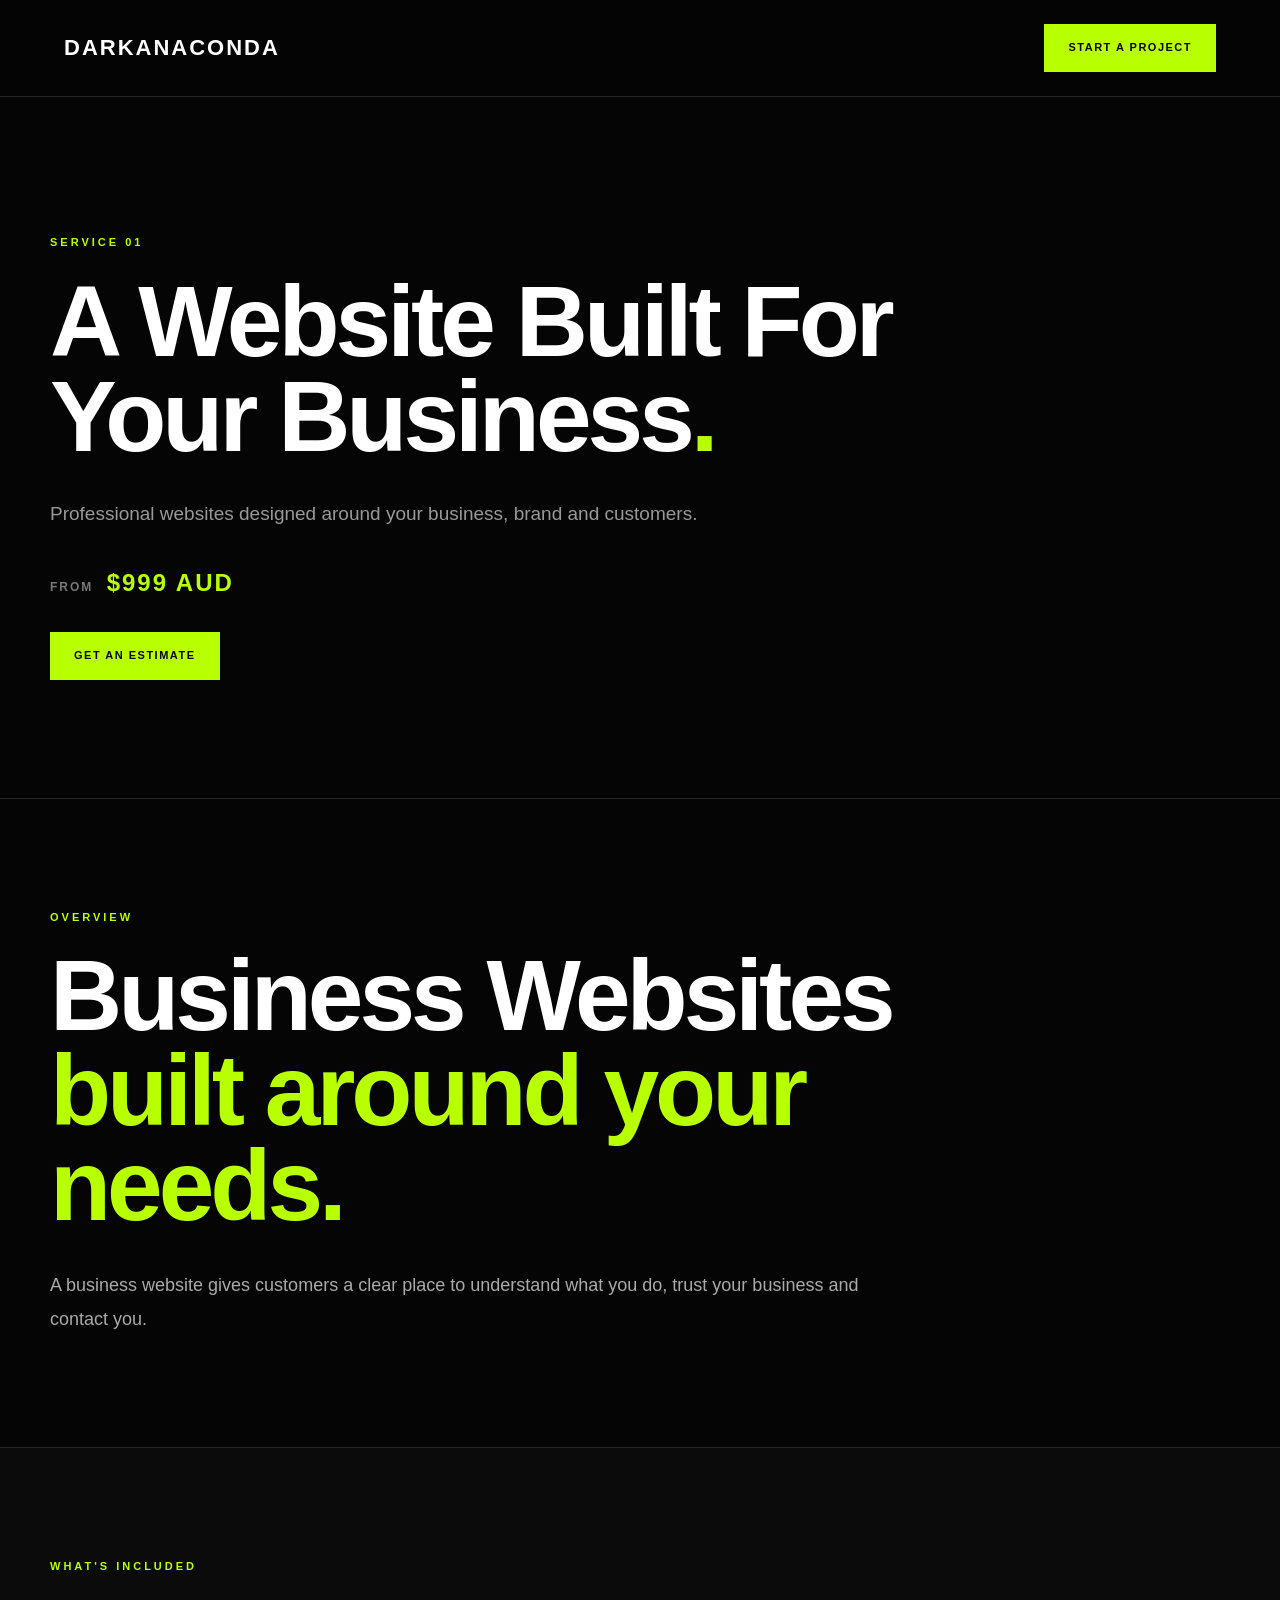
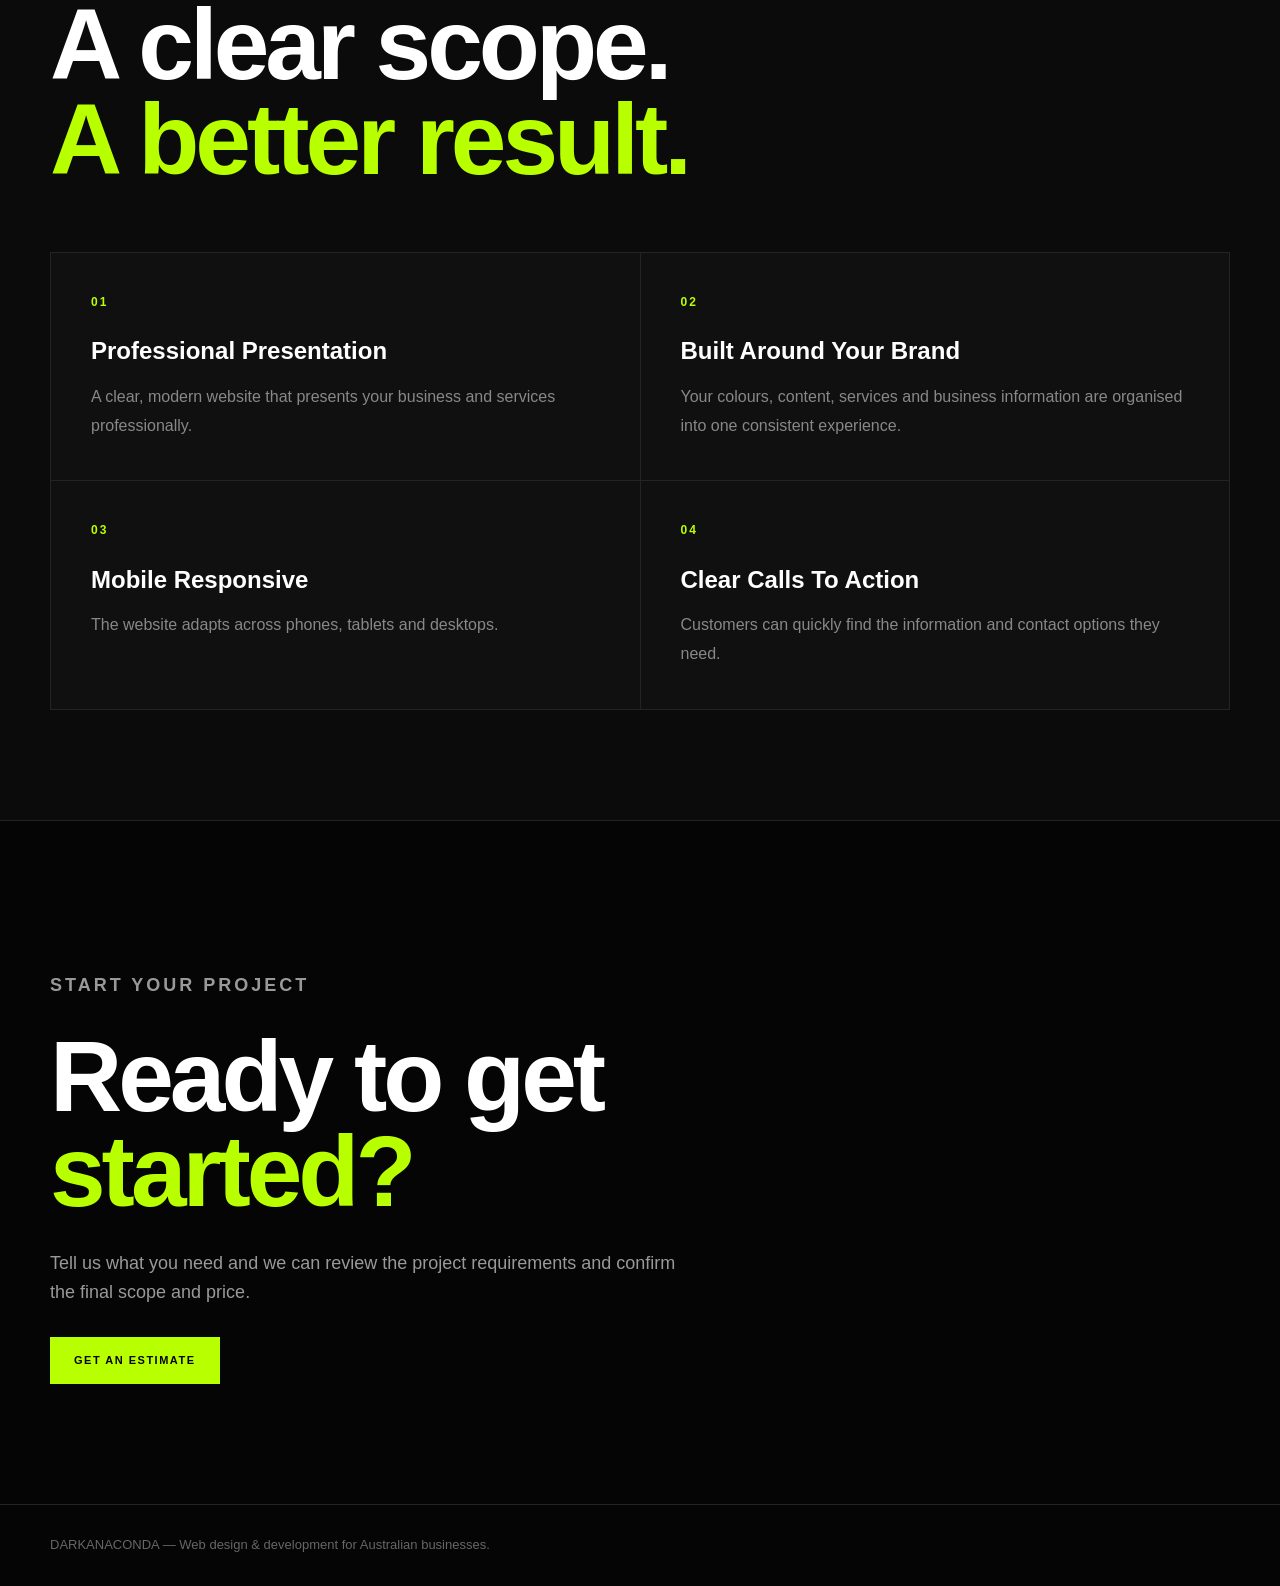
<file: services/index.html>
<!doctype html>
<html lang="en">
<head>
<meta charset="utf-8">
<meta name="viewport" content="width=device-width, initial-scale=1">
<title id="page-title">DARKANACONDA Services</title>
<meta id="page-description" name="description" content="DARKANACONDA website design and development services.">
<link rel="canonical" id="canonical" href="https://darkanaconda.com/services/">
<link rel="icon" href="/images/favicon.png?v=24" type="image/png">
<link rel="shortcut icon" href="/favicon.ico?v=24" type="image/x-icon">
<link rel="apple-touch-icon" href="/images/favicon.png?v=24">
<style>
:root{--green:#b8ff00;--black:#050505;--dark:#0b0b0b;--card:#101010;--border:#242424;--text:#fff;--muted:#999}*{box-sizing:border-box;margin:0;padding:0}html{scroll-behavior:smooth}body{background:var(--black);color:var(--text);font-family:Arial,Helvetica,sans-serif;line-height:1.6}a{color:inherit;text-decoration:none}.wrap{width:min(1180px,calc(100% - 40px));margin:auto}.nav{position:sticky;top:0;z-index:10;display:flex;justify-content:space-between;align-items:center;padding:24px 5%;background:rgba(5,5,5,.94);border-bottom:1px solid var(--border);backdrop-filter:blur(12px)}.logo{font-size:22px;font-weight:900;letter-spacing:2px}.navbtn,.btn{display:inline-block;padding:15px 24px;background:var(--green);color:#050505;font-size:11px;font-weight:900;letter-spacing:1.5px}.hero{min-height:78vh;display:flex;align-items:center;padding:110px 0 90px;border-bottom:1px solid var(--border)}.label{color:var(--green);font-size:11px;font-weight:900;letter-spacing:3px;margin-bottom:22px}.hero h1,.section h2,.cta h2{font-size:clamp(48px,8vw,100px);line-height:.95;letter-spacing:-4px;max-width:1000px}.hero h1 span,.section h2 span,.cta h2 span{color:var(--green)}.lead{max-width:700px;margin:35px 0;color:var(--muted);font-size:19px}.price{margin:0 0 30px;color:#777;font-size:12px;font-weight:800;letter-spacing:2px}.price strong{color:var(--green);font-size:24px;margin-left:8px}.section{padding:110px 0;border-bottom:1px solid var(--border)}.dark{background:var(--dark)}.large{max-width:820px;margin-top:35px;color:#aaa;font-size:18px;line-height:1.9}.grid{display:grid;grid-template-columns:repeat(2,1fr);gap:1px;margin-top:65px;background:var(--border);border:1px solid var(--border)}.card{padding:40px;background:var(--card)}.num{display:block;color:var(--green);font-size:12px;font-weight:900;letter-spacing:2px;margin-bottom:20px}.card h3{font-size:24px;margin-bottom:12px}.card p{color:#888;line-height:1.8}.cta{padding:120px 0}.cta p{max-width:650px;margin:30px 0;color:#999;font-size:18px}.footer{padding:30px 0;border-top:1px solid var(--border);color:#666;font-size:13px}.error{padding:140px 0}.error h1{font-size:64px}.error p{margin:20px 0;color:#999}@media(max-width:700px){.nav{padding:18px 20px}.navbtn{padding:12px 15px;font-size:10px}.hero{min-height:auto;padding:90px 0 75px}.hero h1,.section h2,.cta h2{font-size:clamp(44px,14vw,68px);letter-spacing:-2px}.lead{font-size:17px}.section{padding:80px 0}.grid{grid-template-columns:1fr}.card{padding:30px}.wrap{width:min(100% - 30px,1180px)}}
</style>
</head>
<body>
<nav class="nav"><a class="logo" href="/">DARKANACONDA</a><a class="navbtn" href="/project-calculator.html">START A PROJECT</a></nav>
<main id="app"></main>
<footer class="footer"><div class="wrap">DARKANACONDA — Web design &amp; development for Australian businesses.</div></footer>
<script>
const services={
'business-websites':{n:'01',name:'Business Websites',price:'$999 AUD',title:'A Website Built For Your Business.',desc:'Professional websites designed around your business, brand and customers.',overview:'A business website gives customers a clear place to understand what you do, trust your business and contact you.',cards:[['01','Professional Presentation','A clear, modern website that presents your business and services professionally.'],['02','Built Around Your Brand','Your colours, content, services and business information are organised into one consistent experience.'],['03','Mobile Responsive','The website adapts across phones, tablets and desktops.'],['04','Clear Calls To Action','Customers can quickly find the information and contact options they need.']]},
'landing-pages':{n:'02',name:'Landing Pages',price:'$499 AUD',title:'Turn Visitors Into Customers.',desc:'High-converting landing pages built around one clear goal, offer or campaign.',overview:'A focused landing page removes distractions and gives visitors a clear path toward an enquiry, booking, purchase or other action.',cards:[['01','Focused Structure','The page is built around one primary goal instead of a full website navigation system.'],['02','Strong Messaging','Your offer and key information are presented clearly and quickly.'],['03','Mobile Responsive','The page works across phones, tablets and desktops.'],['04','Conversion Focused','Calls to action are placed where visitors can easily find them.']]},
'website-redesign':{n:'03',name:'Website Redesign',price:'$699 AUD',title:'Give Your Website A Fresh Start.',desc:'Transform an outdated website into a modern, responsive and professional experience.',overview:'A redesign keeps the useful parts of an existing website while improving its structure, visual design, mobile experience and usability.',cards:[['01','Modern Visual Design','A cleaner interface with stronger spacing, typography and hierarchy.'],['02','Better User Experience','Navigation and page structure are improved so information is easier to find.'],['03','Mobile Responsive','The redesigned website adapts across screen sizes.'],['04','Content Structure','Important information is organised around what customers need to know.']]},
'mobile-responsive-design':{n:'04',name:'Mobile Responsive Design',price:'$299 AUD',title:'A Website That Works Everywhere.',desc:'Your customers use phones, tablets, laptops and desktops. Your website should look professional and work properly on all of them.',overview:'Responsive design automatically adjusts layouts, text, images, buttons and navigation for the device someone is using. The experience should feel natural on every screen.',cards:[['01','Better First Impression','A website that looks broken on mobile can make a business look unprofessional.'],['02','Easier Navigation','Menus, buttons and sections are arranged for smaller screens.'],['03','More Enquiries','Clear mobile layouts make it easier for visitors to call, message or enquire.'],['04','Better User Experience','Customers should not have to zoom, scroll sideways or struggle to find information.']]},
'basic-seo':{n:'05',name:'Basic SEO',price:'$199 AUD',title:'Help Customers Find You Online.',desc:'A basic SEO foundation designed to help search engines understand your website and make it easier for potential customers to discover your business.',overview:'Basic SEO covers the essential foundations of a website so search engines can understand its pages, content and business information.',cards:[['01','Search-Friendly Structure','Important page elements are organised so search engines can better understand your website.'],['02','Page Titles & Descriptions','Core pages receive useful titles and descriptions for search results.'],['03','Technical Foundations','We check key technical details that affect discoverability and indexing.'],['04','Search Console Ready','The site is prepared for Google Search Console and ongoing search monitoring.']]},
'website-maintenance':{n:'06',name:'Website Maintenance',price:'$99 AUD / month',title:'Keep Your Website Running Properly.',desc:'Ongoing website updates, maintenance and checks after launch.',overview:'Website maintenance keeps your website content, links, basic functionality and technical setup in good working order after launch.',cards:[['01','Content Updates','Text, images and basic website content can be updated when required.'],['02','Technical Checks','We check important links, pages and common website issues.'],['03','Security & Updates','Where applicable, routine platform and dependency updates are handled.'],['04','Ongoing Support','You have a place to send website changes and maintenance requests.']]},
'custom-solutions':{n:'07',name:'Custom Solutions',price:'Let’s Talk',title:'Build What Your Business Actually Needs.',desc:'Tailored functionality, integrations and advanced requirements beyond a standard website.',overview:'Custom projects are planned around the specific functionality your business needs rather than a fixed package.',cards:[['01','Custom Functionality','Features can be planned around your exact business requirements.'],['02','Integrations','Connect your website with suitable external services and business tools.'],['03','Advanced Requirements','Complex workflows and specialised website features can be scoped separately.'],['04','Project Planning','Requirements, scope and pricing are confirmed before development begins.']]}
};
function keyFromPath(){let p=location.pathname.toLowerCase();let m=p.match(/services\/([^/]+?)(?:\.html)?\/?$/);if(m&&services[m[1]])return m[1];let q=new URLSearchParams(location.search).get('service');return services[q]?q:'business-websites'}
const key=keyFromPath(),s=services[key];
document.title=s.name+' | DARKANACONDA';document.getElementById('page-title').textContent=s.name+' | DARKANACONDA';document.getElementById('page-description').content=s.desc;document.getElementById('canonical').href='https://darkanaconda.com/services/'+key+'.html';
document.getElementById('app').innerHTML=`<header class="hero"><div class="wrap"><p class="label">SERVICE ${s.n}</p><h1>${s.title.replace(/\.$/,'')}<span>.</span></h1><p class="lead">${s.desc}</p><div class="price">FROM <strong>${s.price}</strong></div><a class="btn" href="/project-calculator.html?service=${key}">GET AN ESTIMATE</a></div></header><section class="section"><div class="wrap"><p class="label">OVERVIEW</p><h2>${s.name}<br><span>built around your needs.</span></h2><p class="large">${s.overview}</p></div></section><section class="section dark"><div class="wrap"><p class="label">WHAT'S INCLUDED</p><h2>A clear scope.<br><span>A better result.</span></h2><div class="grid">${s.cards.map(c=>`<article class="card"><span class="num">${c[0]}</span><h3>${c[1]}</h3><p>${c[2]}</p></article>`).join('')}</div></div></section><section class="cta"><div class="wrap"><p class="label">START YOUR PROJECT</p><h2>Ready to get<br><span>started?</span></h2><p>Tell us what you need and we can review the project requirements and confirm the final scope and price.</p><a class="btn" href="/project-calculator.html?service=${key}">GET AN ESTIMATE</a></div></section>`;
</script>
</body>
</html>
</file>
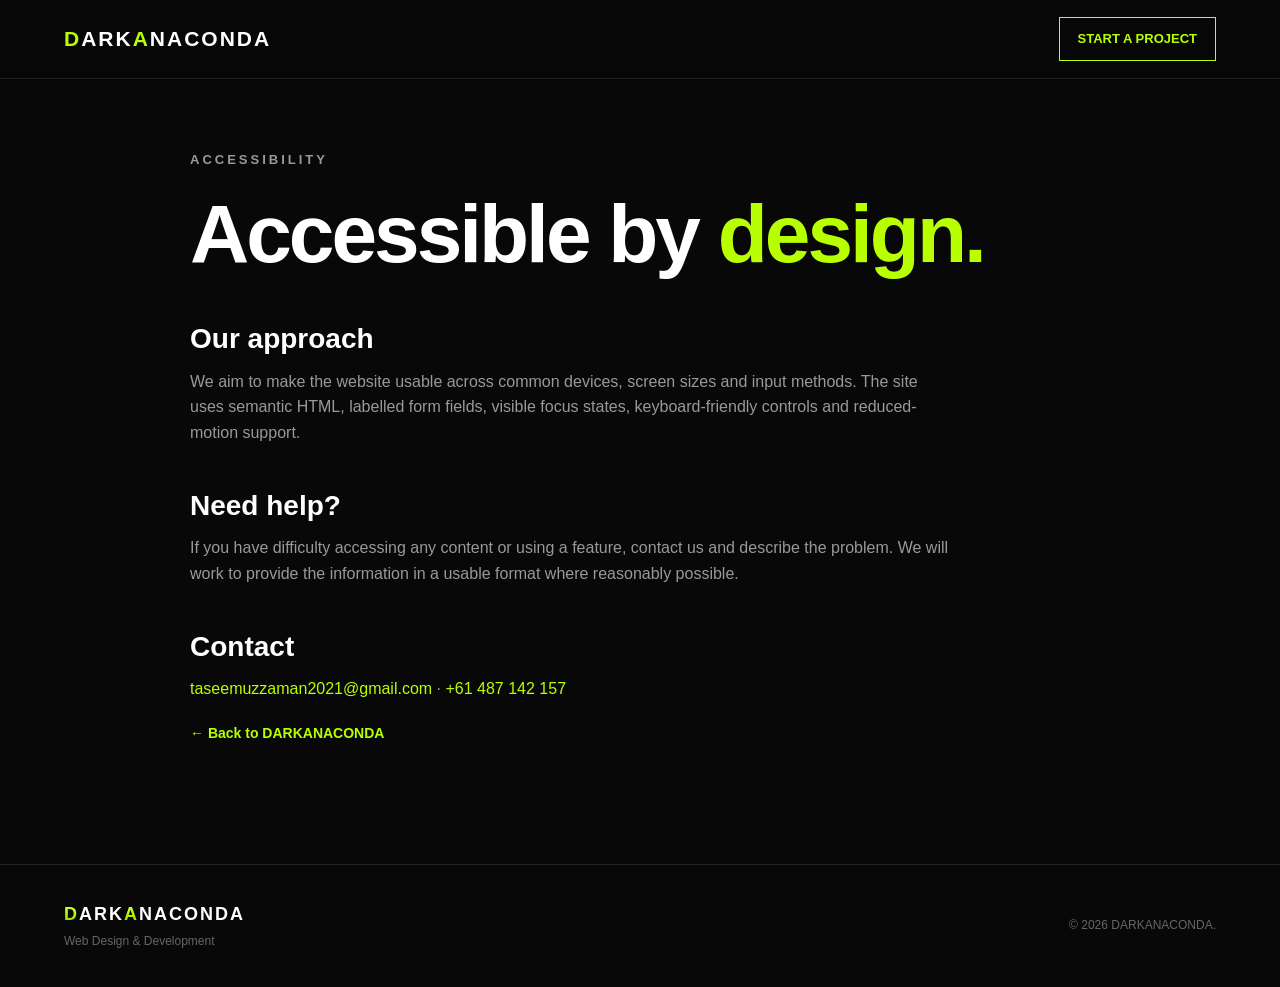
<file: accessibility.html>
<!DOCTYPE html>

<html lang="en">
<head>
<meta charset="utf-8"/><meta content="width=device-width, initial-scale=1.0" name="viewport"/>
<title>Accessibility | DARKANACONDA</title><meta content="DARKANACONDA accessibility information and commitment to an accessible website experience." name="description"/>
<link href="style.css" rel="stylesheet"/>
<link href="site.webmanifest" rel="manifest"/><meta content="#080808" name="theme-color"/><link rel="icon" href="/images/favicon.png?v=24" type="image/png"><link rel="shortcut icon" href="/favicon.ico?v=24" type="image/x-icon"><link rel="apple-touch-icon" href="/images/favicon.png?v=24"></head>
<body>
<header class="navbar"><div class="container"><a class="logo" href="index.html"><span class="logo-highlight">D</span>ARK<span class="logo-highlight">A</span>NACONDA</a><a class="nav-button" href="index.html#services">START A PROJECT</a></div></header>
<main class="legal-page"><div class="container"><p class="eyebrow">ACCESSIBILITY</p><h1>Accessible by <span>design.</span></h1>
<h2>Our approach</h2><p>We aim to make the website usable across common devices, screen sizes and input methods. The site uses semantic HTML, labelled form fields, visible focus states, keyboard-friendly controls and reduced-motion support.</p>
<h2>Need help?</h2><p>If you have difficulty accessing any content or using a feature, contact us and describe the problem. We will work to provide the information in a usable format where reasonably possible.</p>
<h2>Contact</h2><p><a href="https://mail.google.com/mail/?view=cm&fs=1&to=taseemuzzaman2021@gmail.com&su=DARKANACONDA%20Website%20Enquiry" target="_blank" rel="noopener noreferrer">taseemuzzaman2021@gmail.com</a> · <a href="tel:+61487142157">+61 487 142 157</a></p>
<p><a class="text-link" href="index.html">← Back to DARKANACONDA</a></p>
</div></main>
<footer><div class="container"><div class="footer-brand"><strong><span class="logo-green">D</span>ARK<span class="logo-green">A</span>NACONDA</strong><p>Web Design &amp; Development</p></div><p>© <span id="currentYear"></span> DARKANACONDA.</p></div></footer>
<script src="script.js"></script></body></html>
</file>
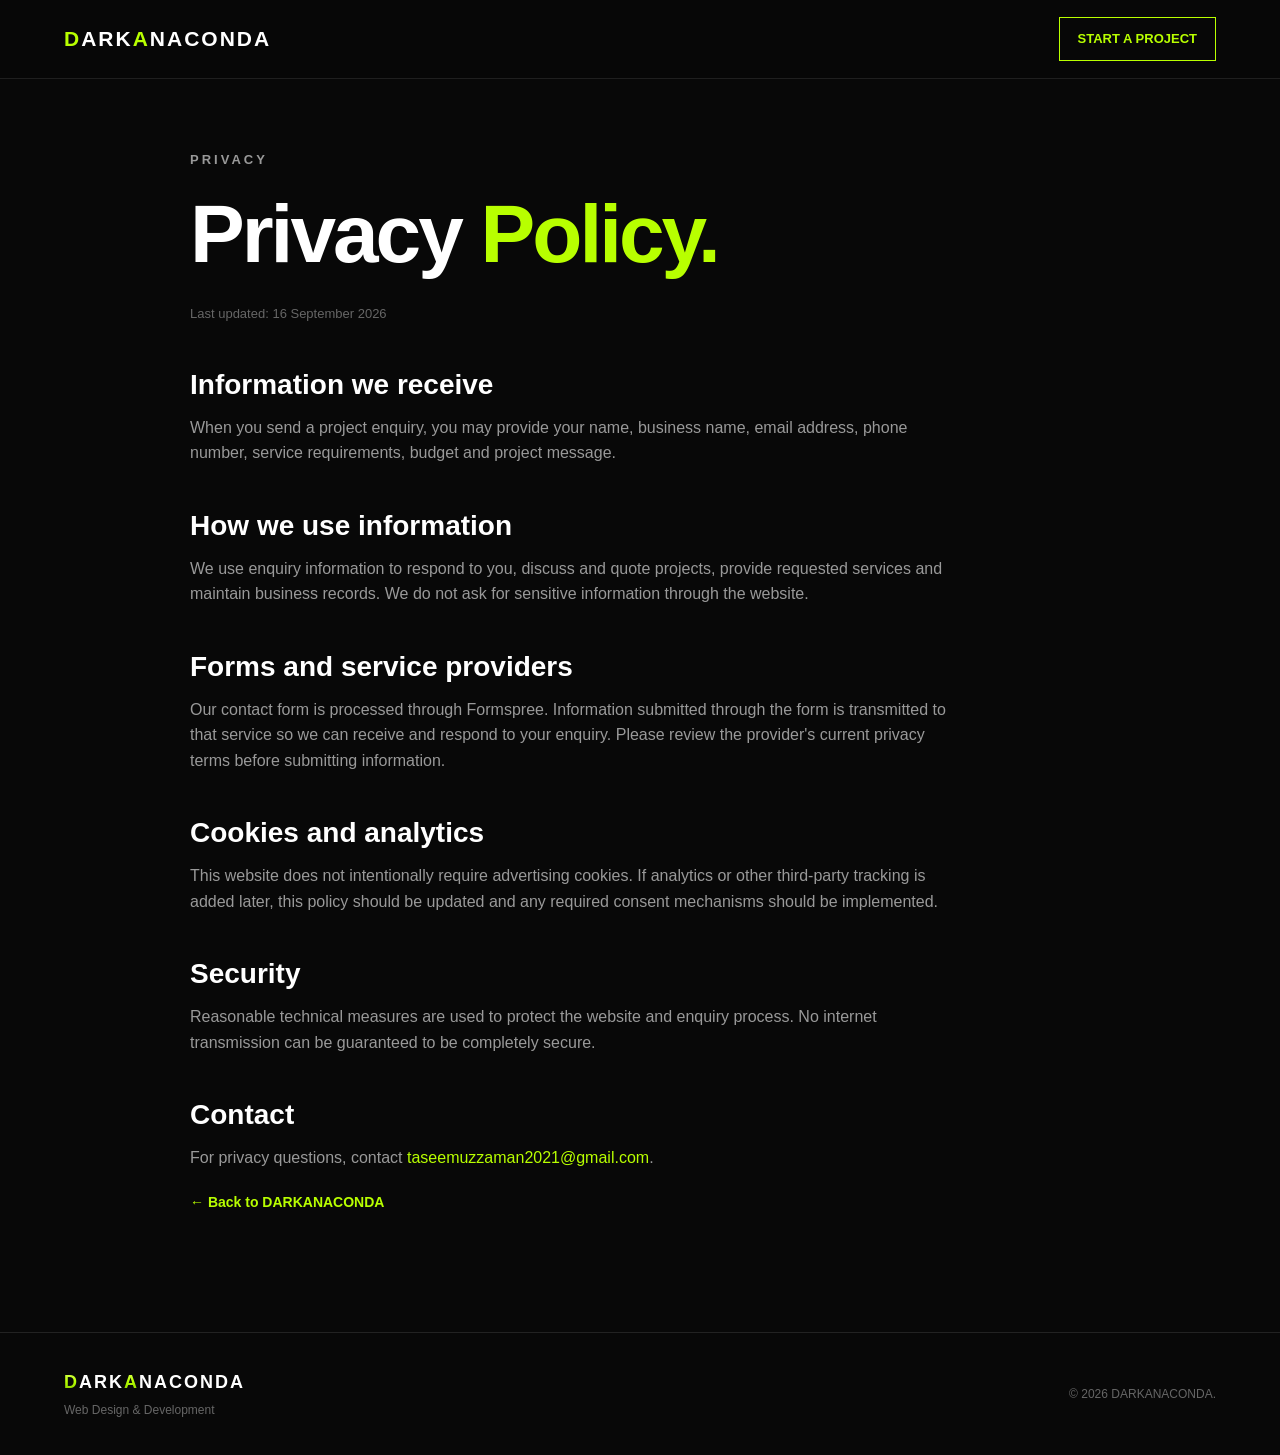
<file: privacy.html>
<!DOCTYPE html>

<html lang="en">
<head>
<meta charset="utf-8"/><meta content="width=device-width, initial-scale=1.0" name="viewport"/>
<meta content="index, follow" name="robots"/>
<title>Privacy Policy | DARKANACONDA</title>
<meta content="DARKANACONDA privacy information explaining how enquiries and website information are handled." name="description"/>
<link href="style.css" rel="stylesheet"/>
<link href="site.webmanifest" rel="manifest"/><meta content="#080808" name="theme-color"/><link rel="icon" href="/images/favicon.png?v=24" type="image/png"><link rel="shortcut icon" href="/favicon.ico?v=24" type="image/x-icon"><link rel="apple-touch-icon" href="/images/favicon.png?v=24"></head>
<body>
<header class="navbar"><div class="container"><a class="logo" href="index.html"><span class="logo-highlight">D</span>ARK<span class="logo-highlight">A</span>NACONDA</a><a class="nav-button" href="index.html#services">START A PROJECT</a></div></header>
<main class="legal-page"><div class="container"><p class="eyebrow">PRIVACY</p><h1>Privacy <span>Policy.</span></h1><p class="legal-updated">Last updated: 16 September 2026</p>
<h2>Information we receive</h2><p>When you send a project enquiry, you may provide your name, business name, email address, phone number, service requirements, budget and project message.</p>
<h2>How we use information</h2><p>We use enquiry information to respond to you, discuss and quote projects, provide requested services and maintain business records. We do not ask for sensitive information through the website.</p>
<h2>Forms and service providers</h2><p>Our contact form is processed through Formspree. Information submitted through the form is transmitted to that service so we can receive and respond to your enquiry. Please review the provider's current privacy terms before submitting information.</p>
<h2>Cookies and analytics</h2><p>This website does not intentionally require advertising cookies. If analytics or other third-party tracking is added later, this policy should be updated and any required consent mechanisms should be implemented.</p>
<h2>Security</h2><p>Reasonable technical measures are used to protect the website and enquiry process. No internet transmission can be guaranteed to be completely secure.</p>
<h2>Contact</h2><p>For privacy questions, contact <a href="https://mail.google.com/mail/?view=cm&fs=1&to=taseemuzzaman2021@gmail.com&su=DARKANACONDA%20Website%20Enquiry" target="_blank" rel="noopener noreferrer">taseemuzzaman2021@gmail.com</a>.</p>
<p><a class="text-link" href="index.html">← Back to DARKANACONDA</a></p>
</div></main>
<footer><div class="container"><div class="footer-brand"><strong><span class="logo-green">D</span>ARK<span class="logo-green">A</span>NACONDA</strong><p>Web Design &amp; Development</p></div><p>© <span id="currentYear"></span> DARKANACONDA.</p></div></footer>
<script src="script.js"></script></body></html>
</file>
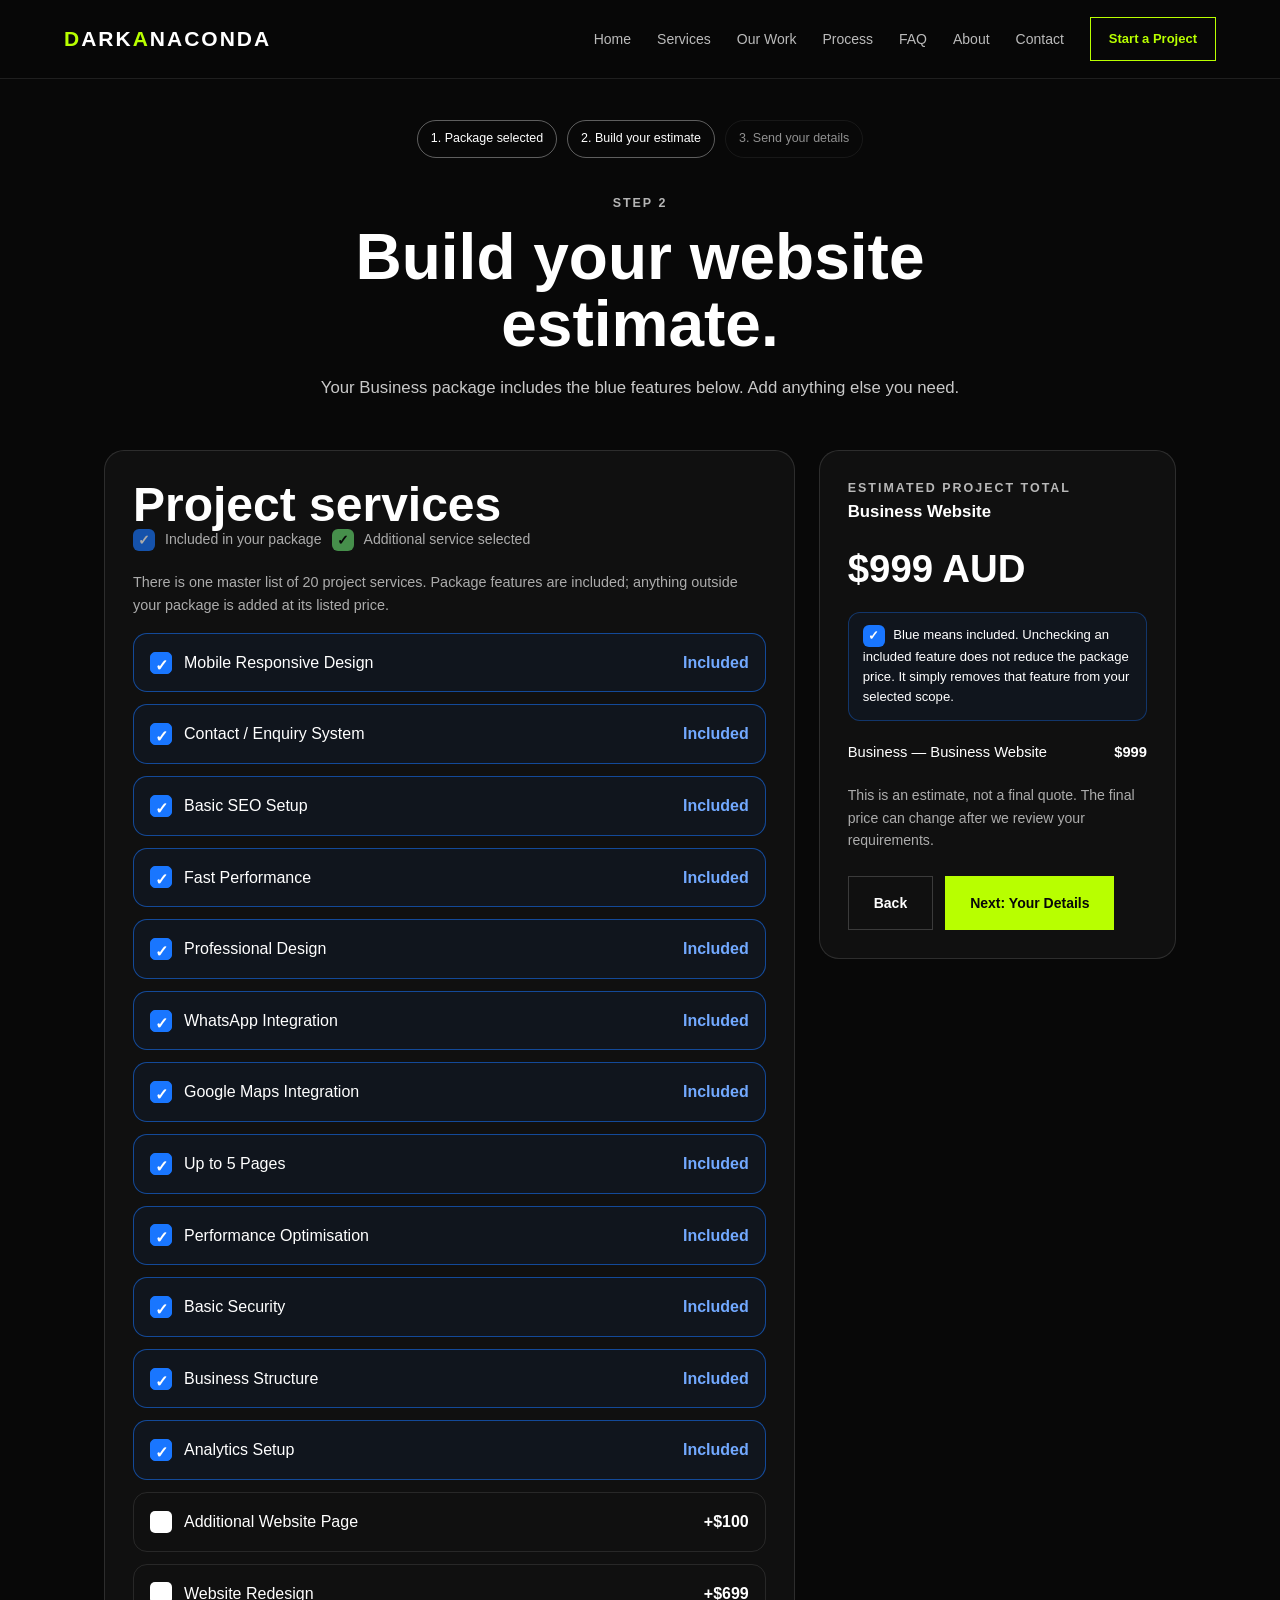
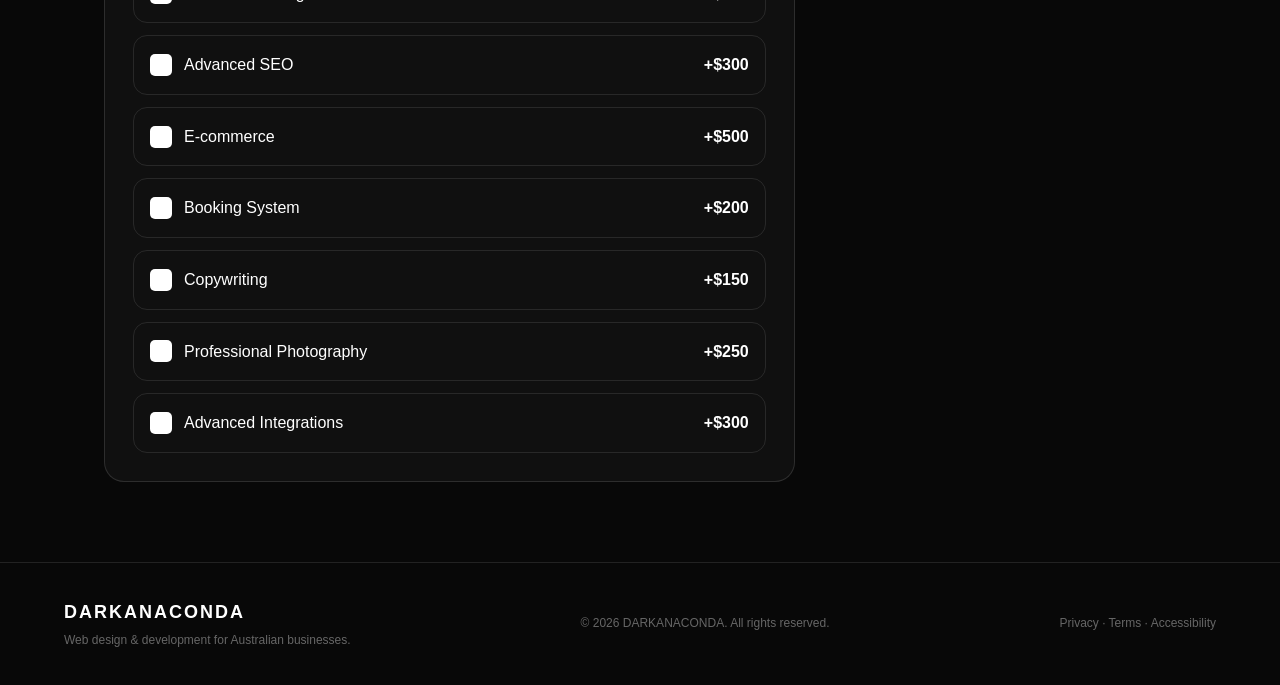
<file: project-calculator.html>
<!doctype html><html lang="en"><head><meta charset="utf-8"><meta name="viewport" content="width=device-width,initial-scale=1"><meta name="robots" content="noindex,nofollow"><meta name="theme-color" content="#080808"><title>Build Your Estimate | DARKANACONDA</title><link rel="stylesheet" href="style.css"><link rel="icon" href="/images/favicon.png?v=24" type="image/png"><link rel="shortcut icon" href="/favicon.ico?v=24" type="image/x-icon"><link rel="apple-touch-icon" href="/images/favicon.png?v=24"></head><body><a class="skip-link" href="#main-content">Skip to content</a><header class="navbar project-navbar"><div class="container"><a class="logo" href="index.html" aria-label="DARKANACONDA home"><span class="logo-highlight">D</span>ARK<span class="logo-highlight">A</span>NACONDA</a><nav aria-label="Main navigation" class="nav-links"><a href="index.html#home">Home</a><a href="index.html#services">Services</a><a href="index.html#work">Our Work</a><a href="index.html#process">Process</a><a href="index.html#faq">FAQ</a><a href="index.html#about">About</a><a href="index.html#contact">Contact</a><a class="nav-button" href="index.html#services">Start a Project</a></nav><button class="menu-toggle" aria-expanded="false" aria-label="Open navigation menu" type="button"><span></span><span></span><span></span></button></div></header>
<main id="main-content" class="project-shell"><div class="project-steps"><span class="project-step active" id="selectionStep">1. Package selected</span><span class="project-step active">2. Build your estimate</span><span class="project-step">3. Send your details</span></div><div class="project-header"><div class="project-kicker">Step 2</div><h1>Build your website estimate.</h1><p id="packageIntro">Choose the services you need. Included package features are already selected.</p></div><div class="project-layout"><section class="project-panel"><h2>Project services</h2><p class="project-muted project-legend"><span class="legend-blue">✓</span> Included in your package <span class="legend-green">✓</span> Additional service selected</p><p class="project-muted planner-note">There is one master list of 20 project services. Package features are included; anything outside your package is added at its listed price.</p><div id="options" class="project-options"></div></section><aside class="project-panel estimate-panel"><p class="project-kicker">Estimated project total</p><div id="baseName" class="estimate-package-name">Package</div><div id="total" class="project-total">$0 AUD</div><div class="project-inclusion-note"><span class="legend-blue">✓</span> Blue means included. Unchecking an included feature does not reduce the package price. It simply removes that feature from your selected scope.</div><div id="breakdown" class="project-breakdown"></div><p class="project-muted">This is an estimate, not a final quote. The final price can change after we review your requirements.</p><div class="project-actions"><a class="button secondary" href="index.html#services">Back</a><button id="nextBtn" class="button primary-button" type="button">Next: Your Details</button></div></aside></div></main><footer><div class="container"><div class="footer-brand"><strong>DARKANACONDA</strong><p>Web design &amp; development for Australian businesses.</p></div><p>© 2026 DARKANACONDA. All rights reserved.</p><p><a href="privacy.html">Privacy</a> · <a href="terms.html">Terms</a> · <a href="accessibility.html">Accessibility</a></p></div></footer><script src="pricing-data.js"></script><script src="project-calculator.js"></script></body></html>
</file>
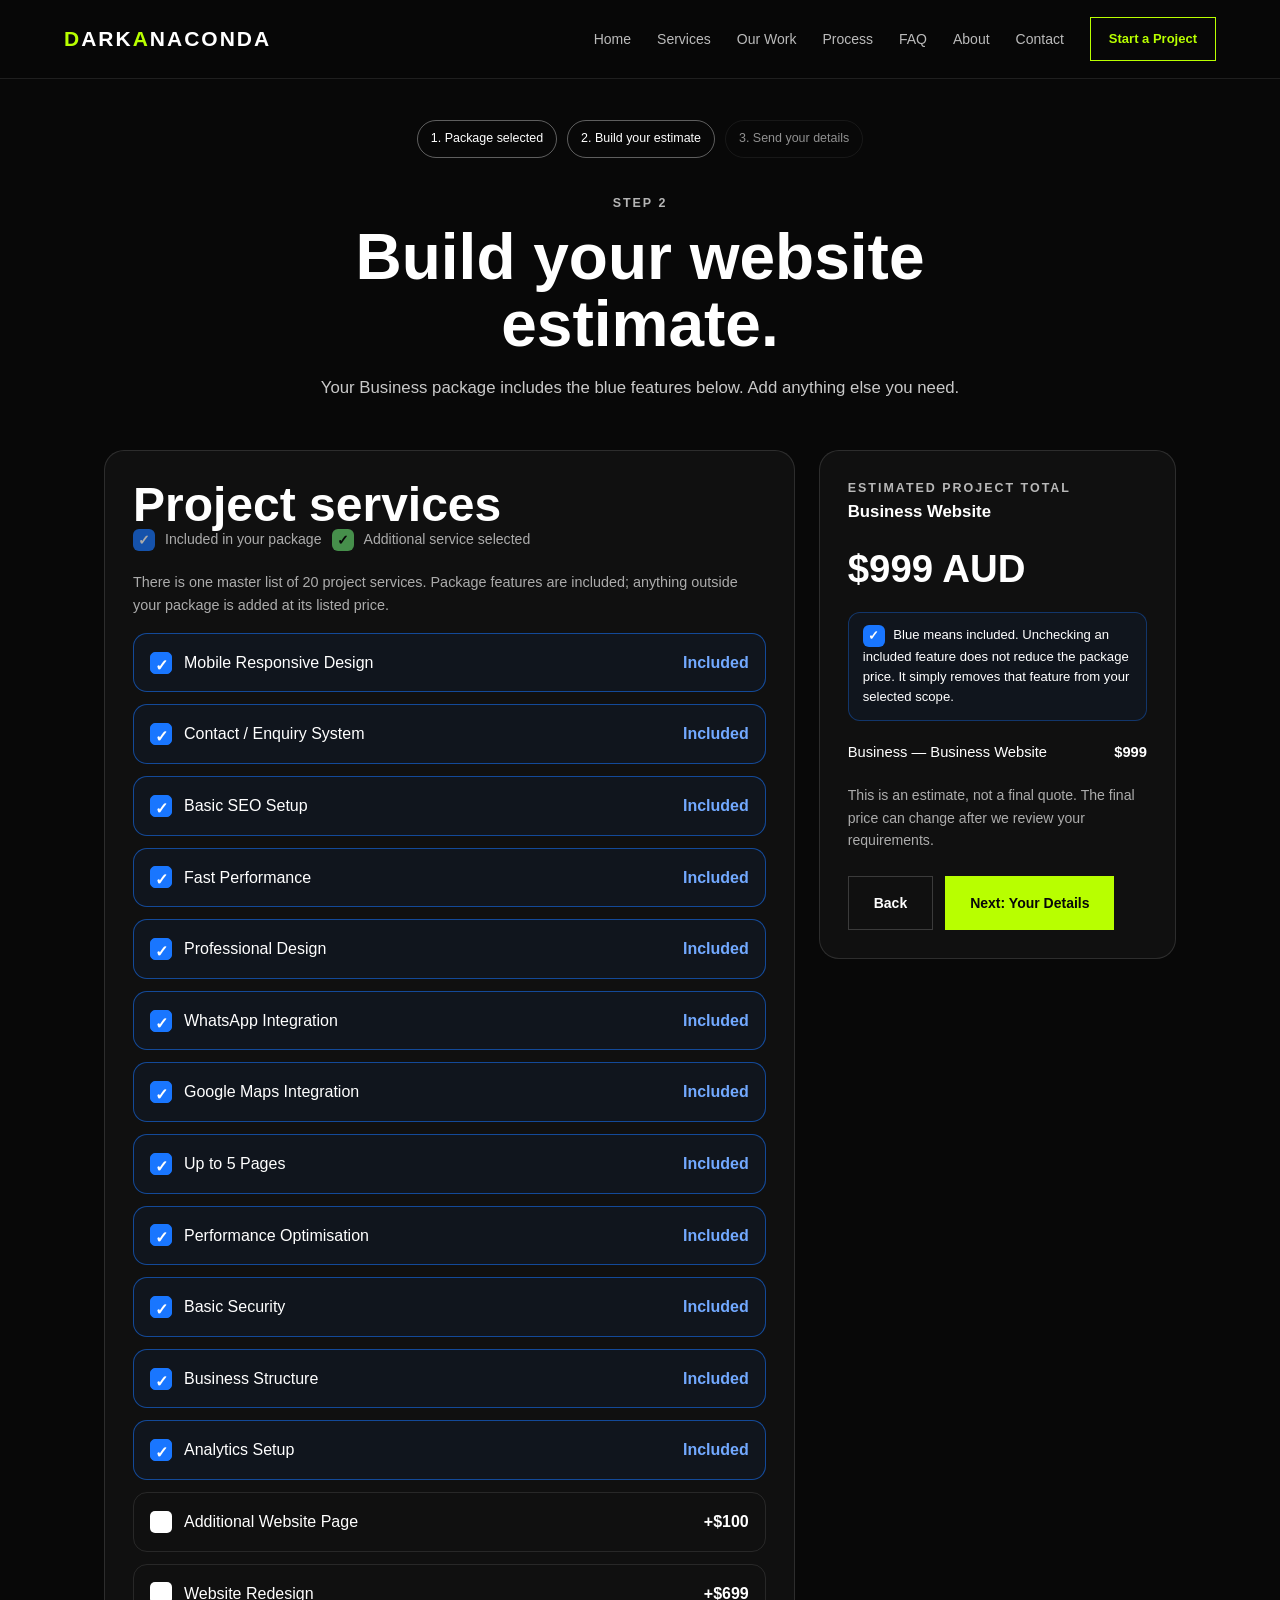
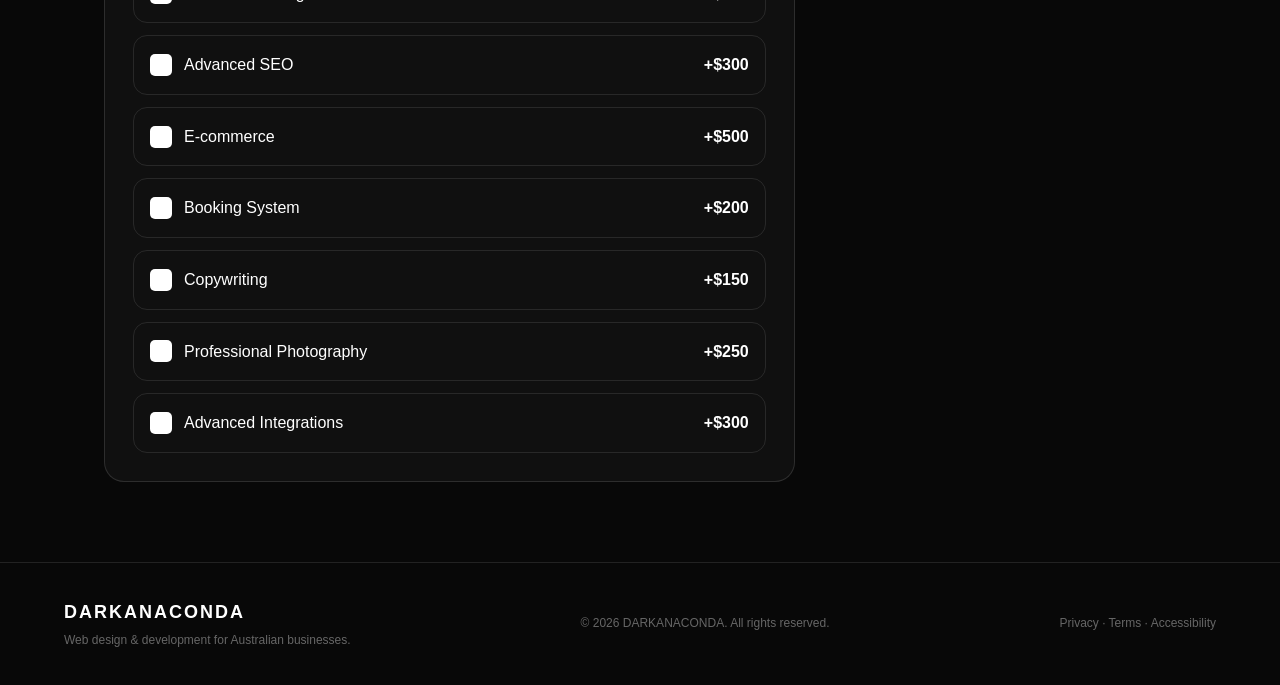
<file: project-details.html>
<!doctype html><html lang="en"><head><meta charset="utf-8"><meta name="viewport" content="width=device-width,initial-scale=1"><meta name="robots" content="noindex,nofollow"><meta name="theme-color" content="#080808"><title>Project Details | DARKANACONDA</title><link rel="stylesheet" href="style.css"><link rel="icon" href="/images/favicon.png?v=24" type="image/png"><link rel="shortcut icon" href="/favicon.ico?v=24" type="image/x-icon"><link rel="apple-touch-icon" href="/images/favicon.png?v=24"></head><body><a class="skip-link" href="#main-content">Skip to content</a><header class="navbar project-navbar">
<div class="container">
<a class="logo" href="index.html" aria-label="DARKANACONDA home">
<span class="logo-highlight">D</span>ARK<span class="logo-highlight">A</span>NACONDA
</a>
<nav aria-label="Main navigation" class="nav-links">
<a href="index.html#home">Home</a>
<a href="index.html#services">Services</a>
<a href="index.html#work">Our Work</a>
<a href="index.html#pricing">Pricing</a>
<a href="index.html#process">Process</a>
<a href="index.html#faq">FAQ</a>
<a href="index.html#about">About</a>
<a href="index.html#contact">Contact</a>
<a class="nav-button" href="index.html#services">Start a Project</a>
</nav>
<button class="menu-toggle" aria-expanded="false" aria-label="Open navigation menu" type="button">
<span></span><span></span><span></span>
</button>
</div>
</header><main id="main-content" class="project-shell"><div class="project-steps"><span class="project-step active">1. Package selected</span><span class="project-step active">2. Estimate</span><span class="project-step active">3. Send your details</span></div><div class="project-header"><div class="project-kicker">Step 3</div><h1>Tell us about your project.</h1><p>Your estimate is ready. Send us your details and requirements and we will review everything before confirming the final quote.</p></div><div class="project-layout"><section class="project-panel"><form class="project-form" action="https://formspree.io/f/xeaqbvza" method="POST" id="projectForm"><input type="hidden" name="_subject" value="New DARKANACONDA Project Planner Enquiry"><input type="hidden" name="website_flow" value="3-step project planner"><input type="hidden" name="estimated_project_total" id="estimatedTotal"><input type="hidden" name="selected_package" id="selectedPackage"><input type="hidden" name="included_services" id="includedServices"><input type="hidden" name="selected_included_services" id="selectedIncludedServices"><input type="hidden" name="selected_additional_services" id="selectedServices"><div class="project-form-grid"><label>Full Name *<input name="name" autocomplete="name" maxlength="120" required></label><label>Business Name<input name="business" autocomplete="organization" maxlength="160"></label><label>Email Address *<input type="email" name="email" autocomplete="email" maxlength="200" required></label><label>Phone Number *<input type="tel" name="phone" autocomplete="tel" maxlength="30" required></label></div><label>What would you like us to build? *<textarea name="project_requirements" maxlength="4000" required placeholder="Tell us about your business, your goals, pages, features and anything else you need."></textarea></label><label>Preferred contact method<select name="preferred_contact"><option value="Email">Email</option><option value="Phone">Phone</option><option value="WhatsApp">WhatsApp</option></select></label><label class="project-consent"><input type="checkbox" name="privacy_consent" value="I agree to the Privacy Policy" required><span>I agree to the <a href="privacy.html">Privacy Policy</a> and understand that this enquiry will be sent through our form provider.</span></label><div id="formStatus" class="project-status" aria-live="polite"></div><div class="project-actions"><a class="button secondary" href="project-calculator.html">Back to Estimate</a><button class="button primary-button" type="submit">Send Project Enquiry</button></div></form></section><aside class="project-panel"><p class="project-kicker">Your estimate</p><h2 id="summaryPackage">Project</h2><div id="summaryTotal" class="project-total">$0 AUD</div><div id="summaryServices" class="project-summary"></div><p class="project-muted">We will review your requirements and contact you to confirm the scope and final quote.</p></aside></div></main><footer><div class="container"><div class="footer-brand"><strong>DARKANACONDA</strong><p>Web design &amp; development for Australian businesses.</p></div><p>© 2026 DARKANACONDA. All rights reserved.</p><p><a href="privacy.html">Privacy</a> · <a href="terms.html">Terms</a> · <a href="accessibility.html">Accessibility</a></p></div></footer><script src="pricing-data.js"></script><script src="pricing-data.js"></script><script src="project-details.js"></script></body></html>
</file>
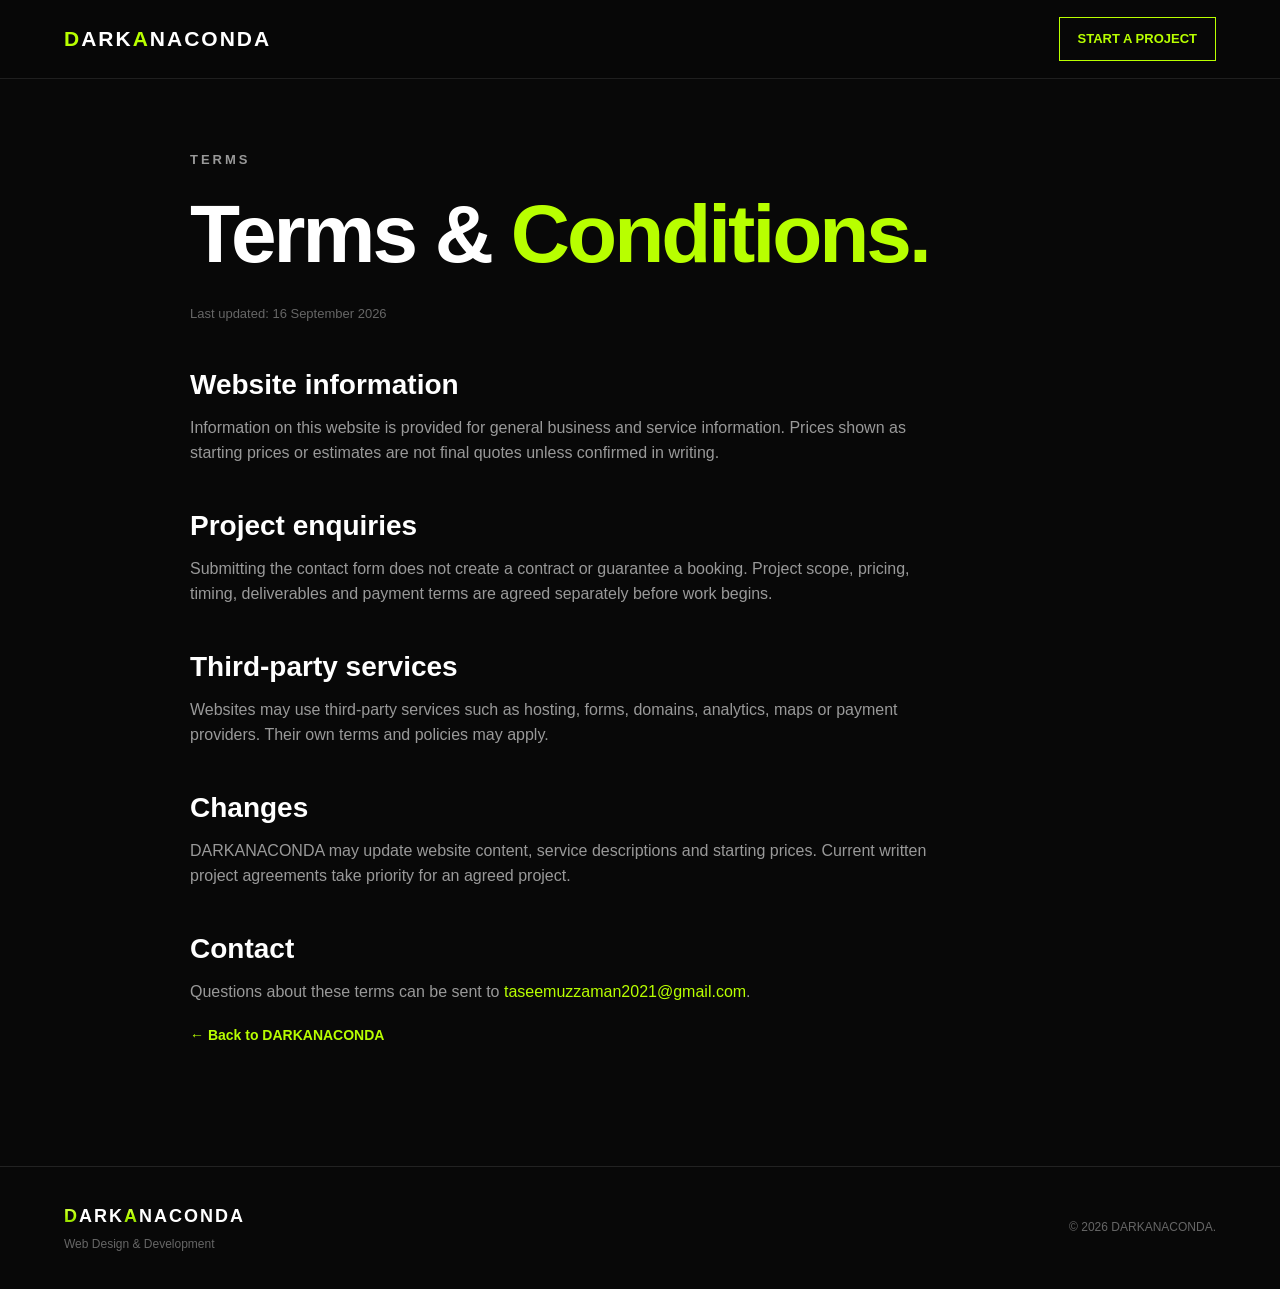
<file: terms.html>
<!DOCTYPE html>

<html lang="en">
<head>
<meta charset="utf-8"/><meta content="width=device-width, initial-scale=1.0" name="viewport"/>
<title>Terms &amp; Conditions | DARKANACONDA</title><meta content="Website terms and conditions for DARKANACONDA." name="description"/>
<link href="style.css" rel="stylesheet"/>
<link href="site.webmanifest" rel="manifest"/><meta content="#080808" name="theme-color"/><link rel="icon" href="/images/favicon.png?v=24" type="image/png"><link rel="shortcut icon" href="/favicon.ico?v=24" type="image/x-icon"><link rel="apple-touch-icon" href="/images/favicon.png?v=24"></head>
<body>
<header class="navbar"><div class="container"><a class="logo" href="index.html"><span class="logo-highlight">D</span>ARK<span class="logo-highlight">A</span>NACONDA</a><a class="nav-button" href="index.html#services">START A PROJECT</a></div></header>
<main class="legal-page"><div class="container"><p class="eyebrow">TERMS</p><h1>Terms &amp; <span>Conditions.</span></h1><p class="legal-updated">Last updated: 16 September 2026</p>
<h2>Website information</h2><p>Information on this website is provided for general business and service information. Prices shown as starting prices or estimates are not final quotes unless confirmed in writing.</p>
<h2>Project enquiries</h2><p>Submitting the contact form does not create a contract or guarantee a booking. Project scope, pricing, timing, deliverables and payment terms are agreed separately before work begins.</p>
<h2>Third-party services</h2><p>Websites may use third-party services such as hosting, forms, domains, analytics, maps or payment providers. Their own terms and policies may apply.</p>
<h2>Changes</h2><p>DARKANACONDA may update website content, service descriptions and starting prices. Current written project agreements take priority for an agreed project.</p>
<h2>Contact</h2><p>Questions about these terms can be sent to <a href="https://mail.google.com/mail/?view=cm&fs=1&to=taseemuzzaman2021@gmail.com&su=DARKANACONDA%20Website%20Enquiry" target="_blank" rel="noopener noreferrer">taseemuzzaman2021@gmail.com</a>.</p>
<p><a class="text-link" href="index.html">← Back to DARKANACONDA</a></p>
</div></main>
<footer><div class="container"><div class="footer-brand"><strong><span class="logo-green">D</span>ARK<span class="logo-green">A</span>NACONDA</strong><p>Web Design &amp; Development</p></div><p>© <span id="currentYear"></span> DARKANACONDA.</p></div></footer>
<script src="script.js"></script></body></html>
</file>
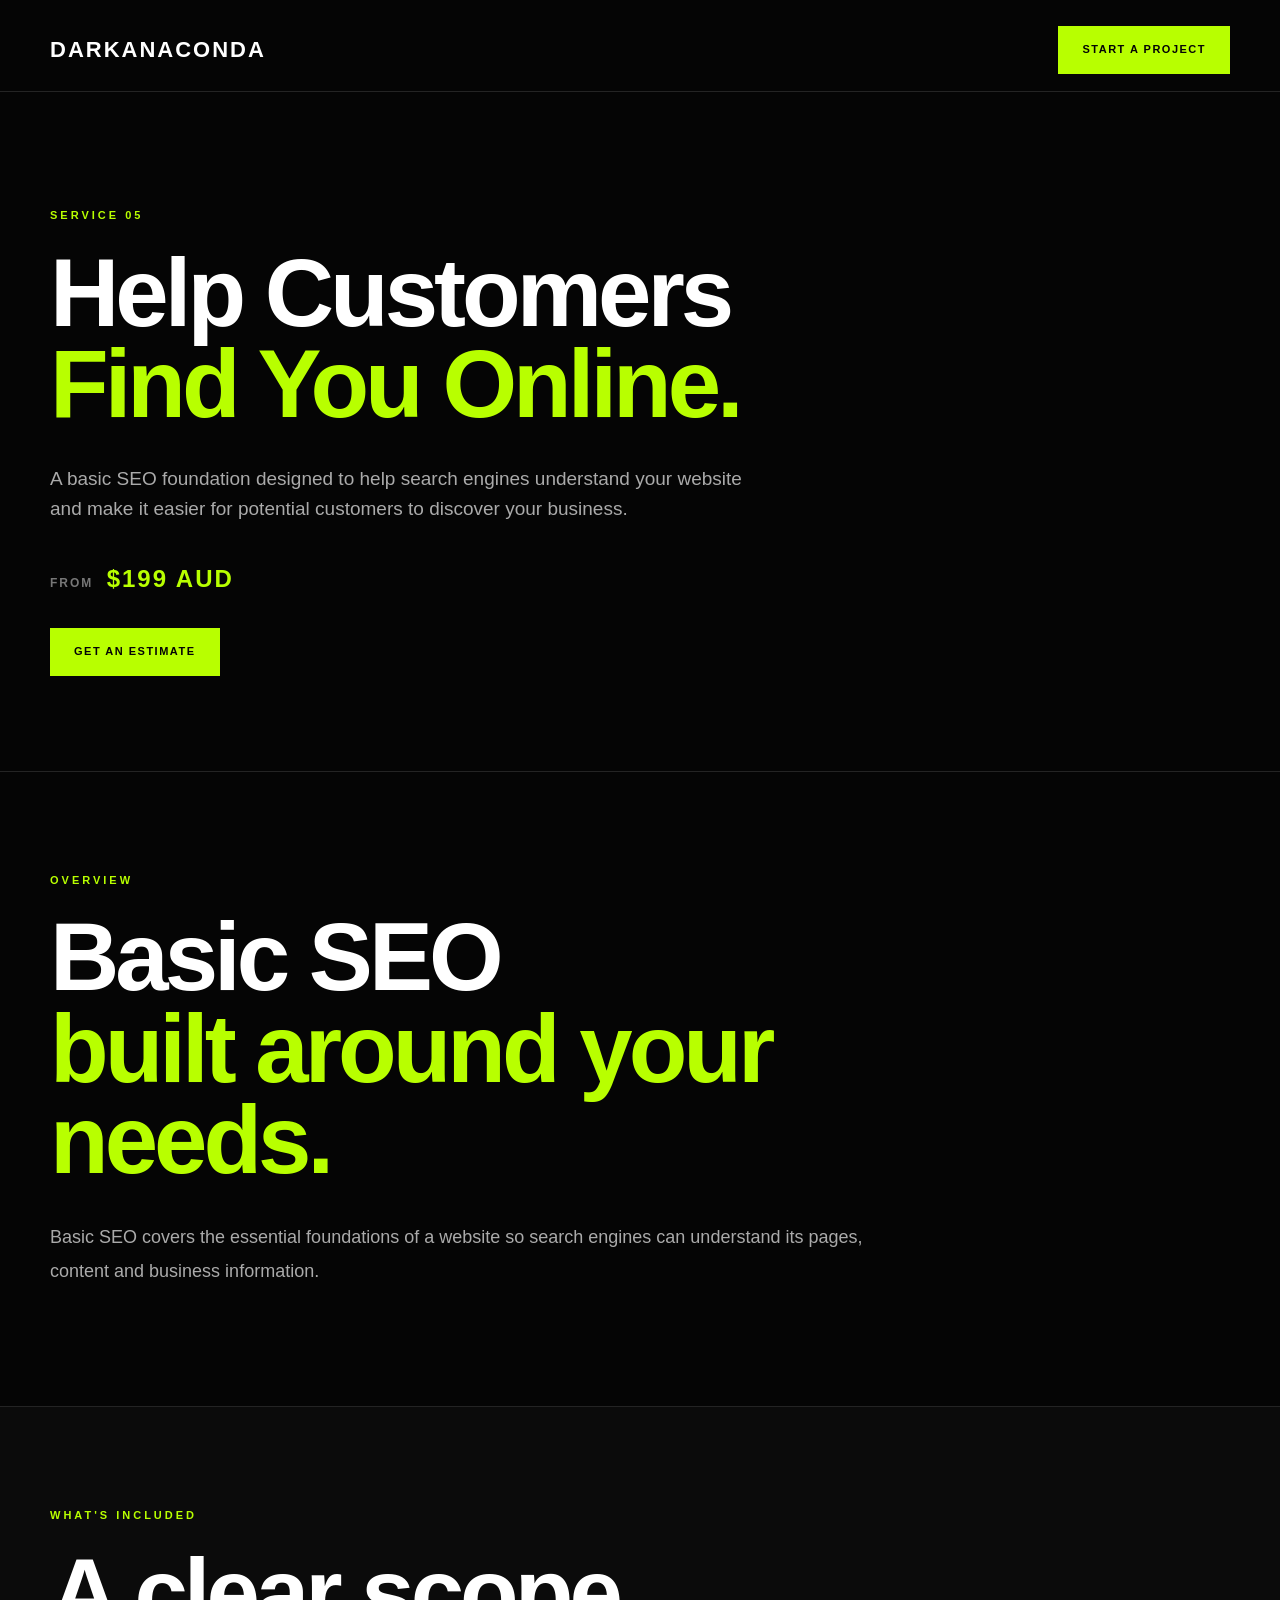
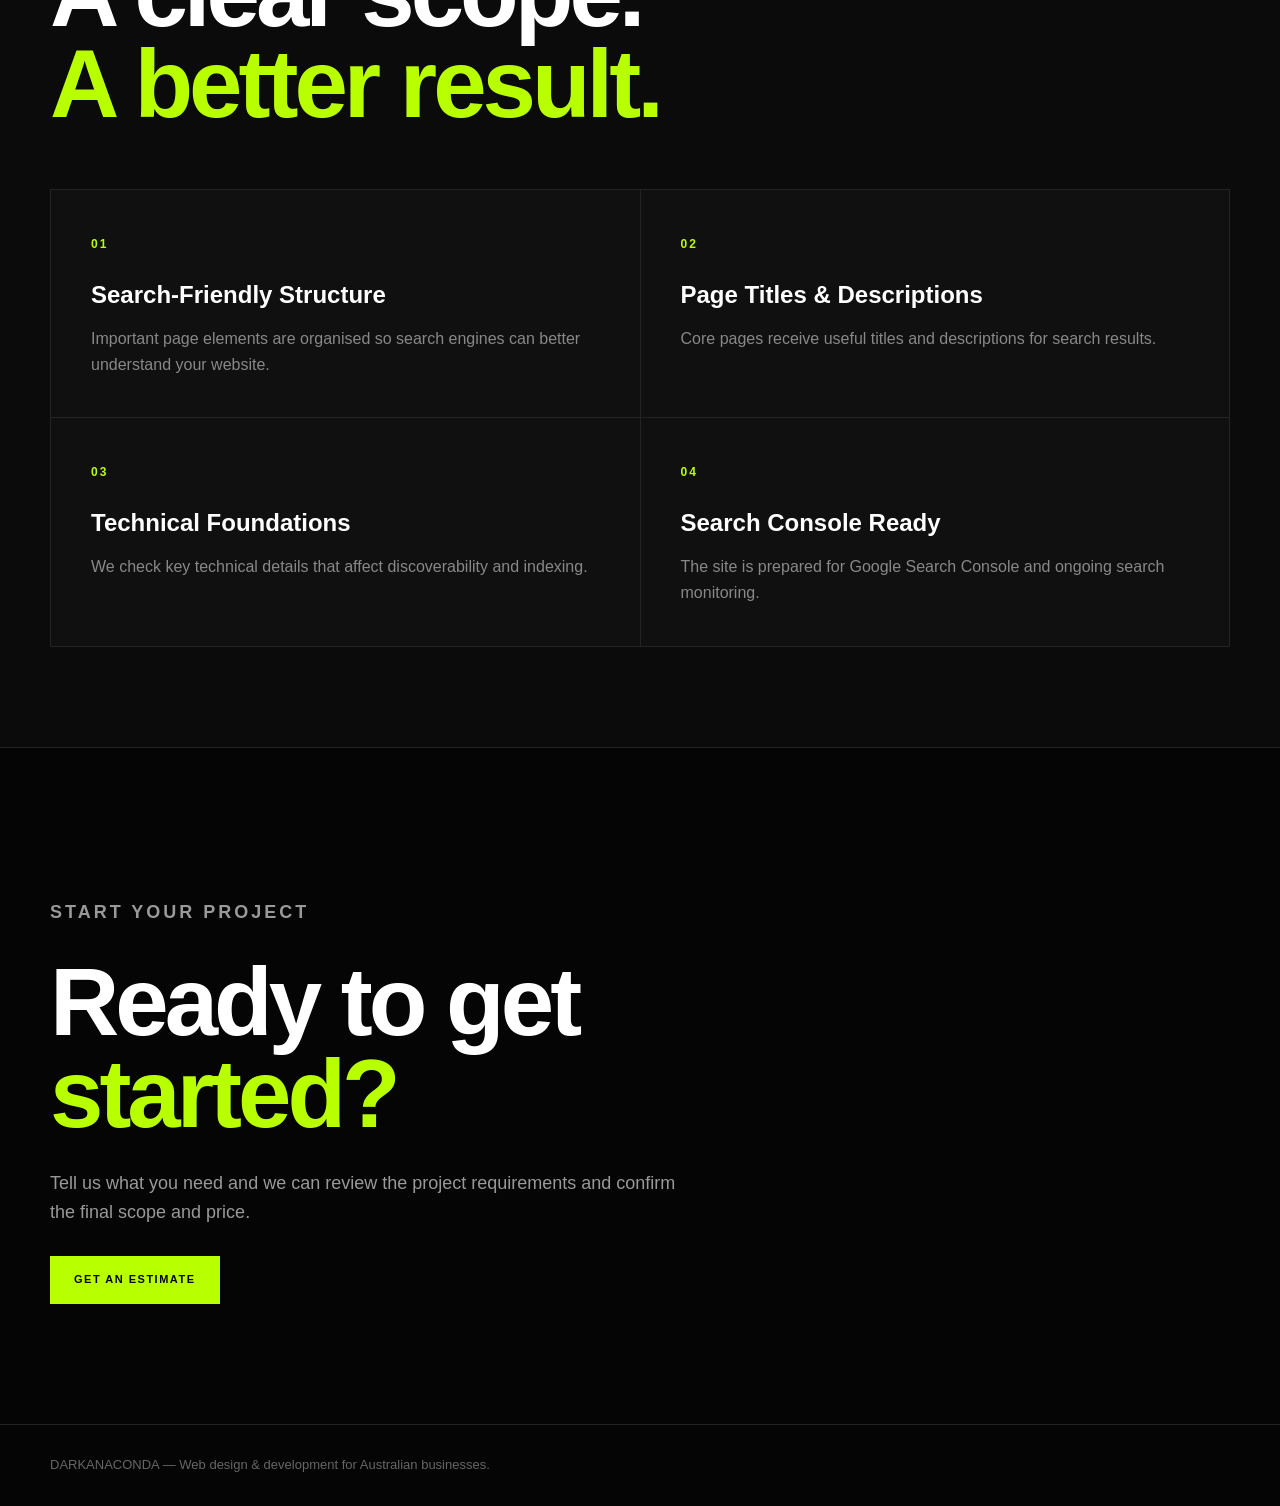
<file: services/basic-seo.html>
<!doctype html>
<html lang="en">
<head>
<meta charset="utf-8">
<meta name="viewport" content="width=device-width,initial-scale=1">
<title>Basic SEO | DARKANACONDA</title>
<meta name="description" content="Basic SEO foundations for Australian businesses from DARKANACONDA.">
<link rel="canonical" href="https://darkanaconda.com/services/basic-seo.html">
<link rel="icon" href="/favicon.ico" type="image/x-icon">
<link rel="stylesheet" href="/service.css?v=2">
<style>
*{box-sizing:border-box}html{scroll-behavior:smooth}body{margin:0;background:#050505;color:#fff;font-family:Arial,Helvetica,sans-serif;line-height:1.6}.wrap{width:min(1180px,calc(100% - 40px));margin:auto}.nav{height:92px;border-bottom:1px solid #242424;display:flex;align-items:center;justify-content:space-between}.logo{font-weight:900;letter-spacing:2px;font-size:22px}.btn{display:inline-block;background:#b8ff00;color:#050505;padding:15px 24px;font-size:11px;font-weight:900;letter-spacing:1.5px;text-decoration:none}.hero{padding:115px 0 95px;border-bottom:1px solid #242424}.label{color:#b8ff00;font-size:11px;font-weight:900;letter-spacing:3px;margin:0 0 22px}.hero h1,.section h2,.cta h2{font-size:clamp(48px,8vw,96px);line-height:.95;letter-spacing:-4px;margin:0;max-width:1000px}.hero h1 span,.section h2 span,.cta h2 span{color:#b8ff00}.lead{max-width:720px;color:#aaa;font-size:19px;margin:35px 0}.price{color:#777;font-size:12px;font-weight:800;letter-spacing:2px;margin-bottom:30px}.price strong{color:#b8ff00;font-size:24px;margin-left:8px}.section{padding:100px 0;border-bottom:1px solid #242424}.dark{background:#0b0b0b}.large{max-width:820px;color:#aaa;font-size:18px;line-height:1.9;margin-top:35px}.grid{display:grid;grid-template-columns:repeat(2,1fr);gap:1px;background:#242424;border:1px solid #242424;margin-top:60px}.card{background:#101010;padding:40px}.num{color:#b8ff00;font-size:12px;font-weight:900;letter-spacing:2px}.card h3{font-size:24px;margin:20px 0 12px}.card p{color:#888;margin:0}.cta{padding:120px 0}.cta p{max-width:650px;color:#999;font-size:18px;margin:30px 0}.footer{border-top:1px solid #242424;padding:30px 0;color:#666;font-size:13px}@media(max-width:700px){.wrap{width:min(100% - 30px,1180px)}.nav{height:78px}.hero{padding:85px 0 70px}.hero h1,.section h2,.cta h2{font-size:clamp(44px,14vw,68px);letter-spacing:-2px}.grid{grid-template-columns:1fr}.card{padding:30px}}
</style>
</head>
<body>
<nav class="nav"><div class="wrap" style="display:flex;align-items:center;justify-content:space-between;width:100%"><a class="logo" href="/" style="color:#fff;text-decoration:none">DARKANACONDA</a><a class="btn" href="/project-calculator.html?service=basic-seo">START A PROJECT</a></div></nav>
<main>
<header class="hero"><div class="wrap"><p class="label">SERVICE 05</p><h1>Help Customers<br><span>Find You Online.</span></h1><p class="lead">A basic SEO foundation designed to help search engines understand your website and make it easier for potential customers to discover your business.</p><div class="price">FROM <strong>$199 AUD</strong></div><a class="btn" href="/project-calculator.html?service=basic-seo">GET AN ESTIMATE</a></div></header>
<section class="section"><div class="wrap"><p class="label">OVERVIEW</p><h2>Basic SEO<br><span>built around your needs.</span></h2><p class="large">Basic SEO covers the essential foundations of a website so search engines can understand its pages, content and business information.</p></div></section>
<section class="section dark"><div class="wrap"><p class="label">WHAT'S INCLUDED</p><h2>A clear scope.<br><span>A better result.</span></h2><div class="grid"><article class="card"><span class="num">01</span><h3>Search-Friendly Structure</h3><p>Important page elements are organised so search engines can better understand your website.</p></article><article class="card"><span class="num">02</span><h3>Page Titles &amp; Descriptions</h3><p>Core pages receive useful titles and descriptions for search results.</p></article><article class="card"><span class="num">03</span><h3>Technical Foundations</h3><p>We check key technical details that affect discoverability and indexing.</p></article><article class="card"><span class="num">04</span><h3>Search Console Ready</h3><p>The site is prepared for Google Search Console and ongoing search monitoring.</p></article></div></div></section>
<section class="cta"><div class="wrap"><p class="label">START YOUR PROJECT</p><h2>Ready to get<br><span>started?</span></h2><p>Tell us what you need and we can review the project requirements and confirm the final scope and price.</p><a class="btn" href="/project-calculator.html?service=basic-seo">GET AN ESTIMATE</a></div></section>
</main><footer class="footer"><div class="wrap">DARKANACONDA — Web design &amp; development for Australian businesses.</div></footer>
</body></html>
</file>
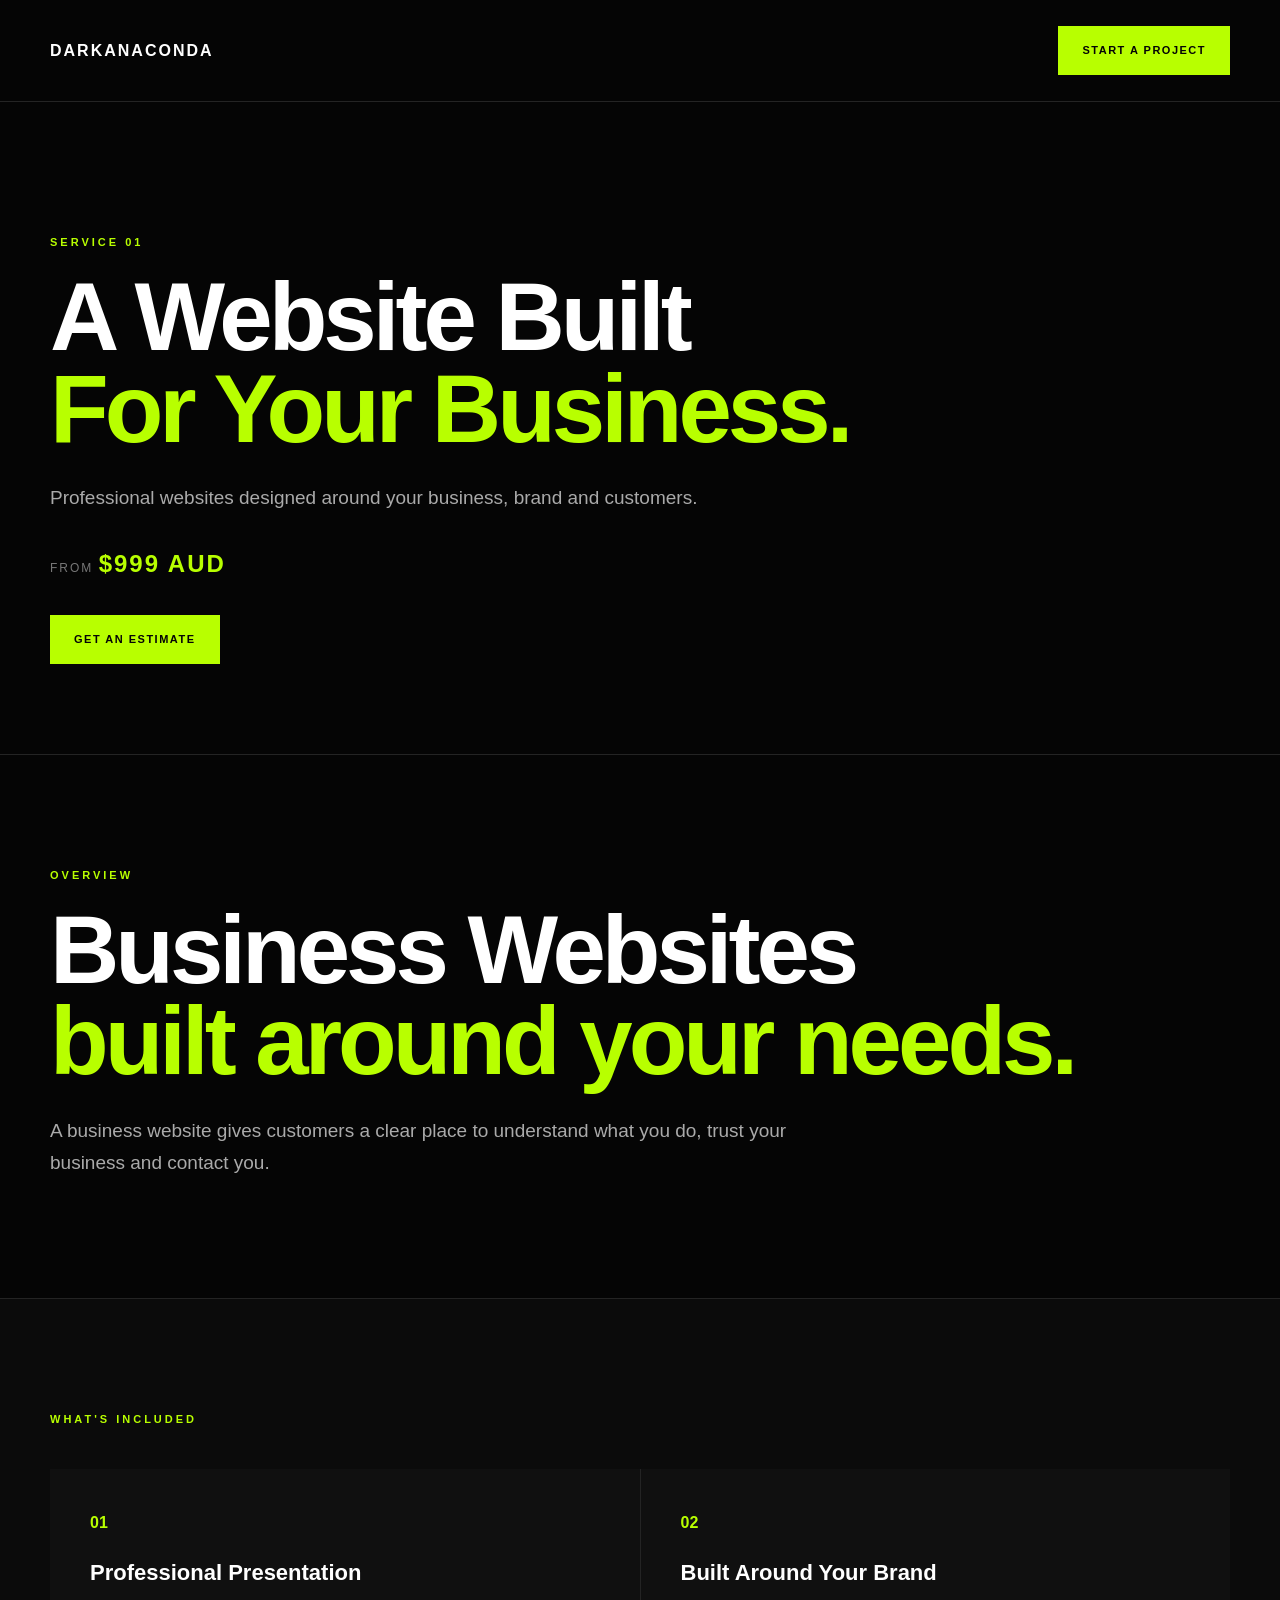
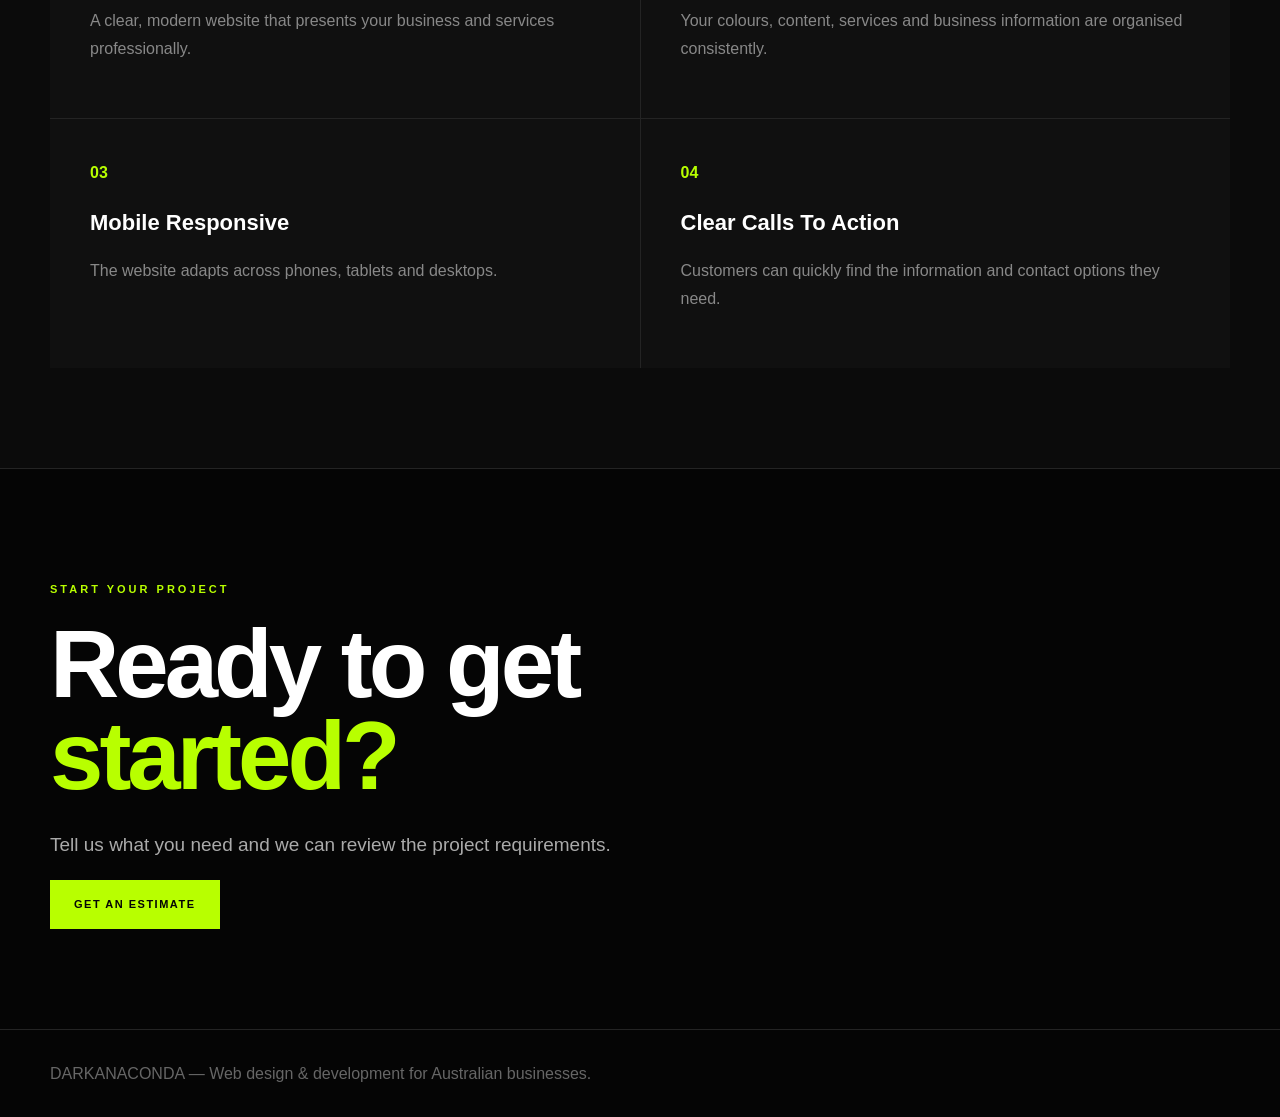
<file: services/business-websites.html>
<!doctype html><html lang="en"><head><meta charset="utf-8"><meta name="viewport" content="width=device-width,initial-scale=1"><title>Business Websites | DARKANACONDA</title><meta name="description" content="Professional business websites by DARKANACONDA."><link rel="canonical" href="https://darkanaconda.com/services/business-websites.html"><link rel="icon" href="/favicon.ico"><link rel="stylesheet" href="/service.css?v=2"><style>*{box-sizing:border-box}body{margin:0;background:#050505;color:#fff;font:16px/1.7 Arial,sans-serif}.wrap{max-width:1180px;width:calc(100% - 40px);margin:auto}.nav{padding:26px 0;border-bottom:1px solid #242424;display:flex;justify-content:space-between}.logo{font-weight:900;letter-spacing:2px}.btn{background:#b8ff00;color:#050505;padding:15px 24px;text-decoration:none;font-size:11px;font-weight:900;letter-spacing:1.5px}.hero{padding:120px 0 90px;border-bottom:1px solid #242424}.label{color:#b8ff00;font-size:11px;font-weight:900;letter-spacing:3px}.hero h1,.section h2{font-size:clamp(48px,8vw,96px);line-height:.95;letter-spacing:-4px}.hero h1 span,.section h2 span{color:#b8ff00}.lead,.large{max-width:760px;color:#aaa;font-size:19px}.price{color:#777;font-size:12px;letter-spacing:2px;margin:30px 0}.price b{color:#b8ff00;font-size:24px}.section{padding:100px 0;border-bottom:1px solid #242424}.dark{background:#0b0b0b}.grid{display:grid;grid-template-columns:repeat(2,1fr);gap:1px;background:#242424}.card{background:#101010;padding:40px}.card b{color:#b8ff00}.card p{color:#888}.footer{padding:30px 0;color:#666}@media(max-width:700px){.grid{grid-template-columns:1fr}.hero h1,.section h2{font-size:clamp(44px,14vw,68px)}} </style></head><body><nav class="nav"><div class="wrap"><span class="logo">DARKANACONDA</span><a class="btn" href="/project-calculator.html?service=business-websites">START A PROJECT</a></div></nav><header class="hero"><div class="wrap"><p class="label">SERVICE 01</p><h1>A Website Built<br><span>For Your Business.</span></h1><p class="lead">Professional websites designed around your business, brand and customers.</p><div class="price">FROM <b>$999 AUD</b></div><a class="btn" href="/project-calculator.html?service=business-websites">GET AN ESTIMATE</a></div></header><section class="section"><div class="wrap"><p class="label">OVERVIEW</p><h2>Business Websites<br><span>built around your needs.</span></h2><p class="large">A business website gives customers a clear place to understand what you do, trust your business and contact you.</p></div></section><section class="section dark"><div class="wrap"><p class="label">WHAT'S INCLUDED</p><div class="grid"><article class="card"><b>01</b><h3>Professional Presentation</h3><p>A clear, modern website that presents your business and services professionally.</p></article><article class="card"><b>02</b><h3>Built Around Your Brand</h3><p>Your colours, content, services and business information are organised consistently.</p></article><article class="card"><b>03</b><h3>Mobile Responsive</h3><p>The website adapts across phones, tablets and desktops.</p></article><article class="card"><b>04</b><h3>Clear Calls To Action</h3><p>Customers can quickly find the information and contact options they need.</p></article></div></div></section><section class="section"><div class="wrap"><p class="label">START YOUR PROJECT</p><h2>Ready to get<br><span>started?</span></h2><p class="large">Tell us what you need and we can review the project requirements.</p><a class="btn" href="/project-calculator.html?service=business-websites">GET AN ESTIMATE</a></div></section><footer class="footer"><div class="wrap">DARKANACONDA — Web design &amp; development for Australian businesses.</div></footer></body></html>
</file>
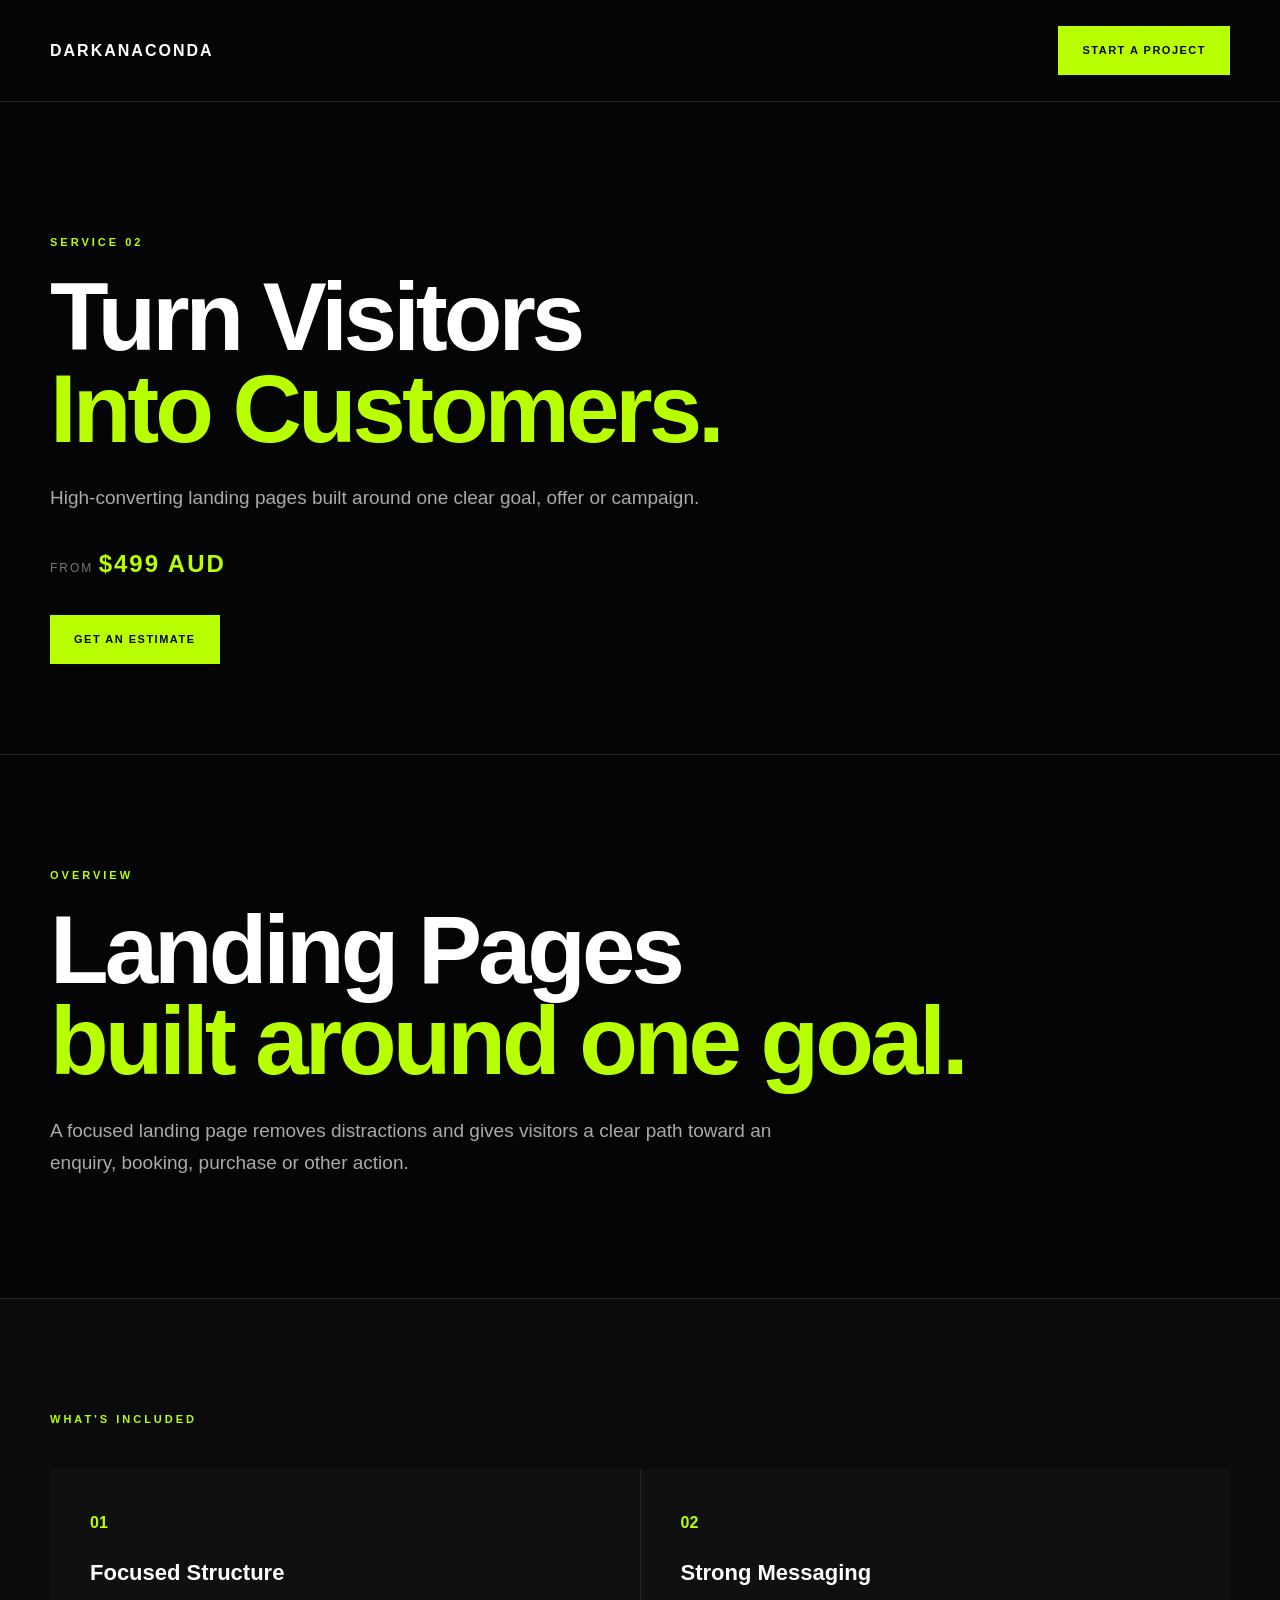
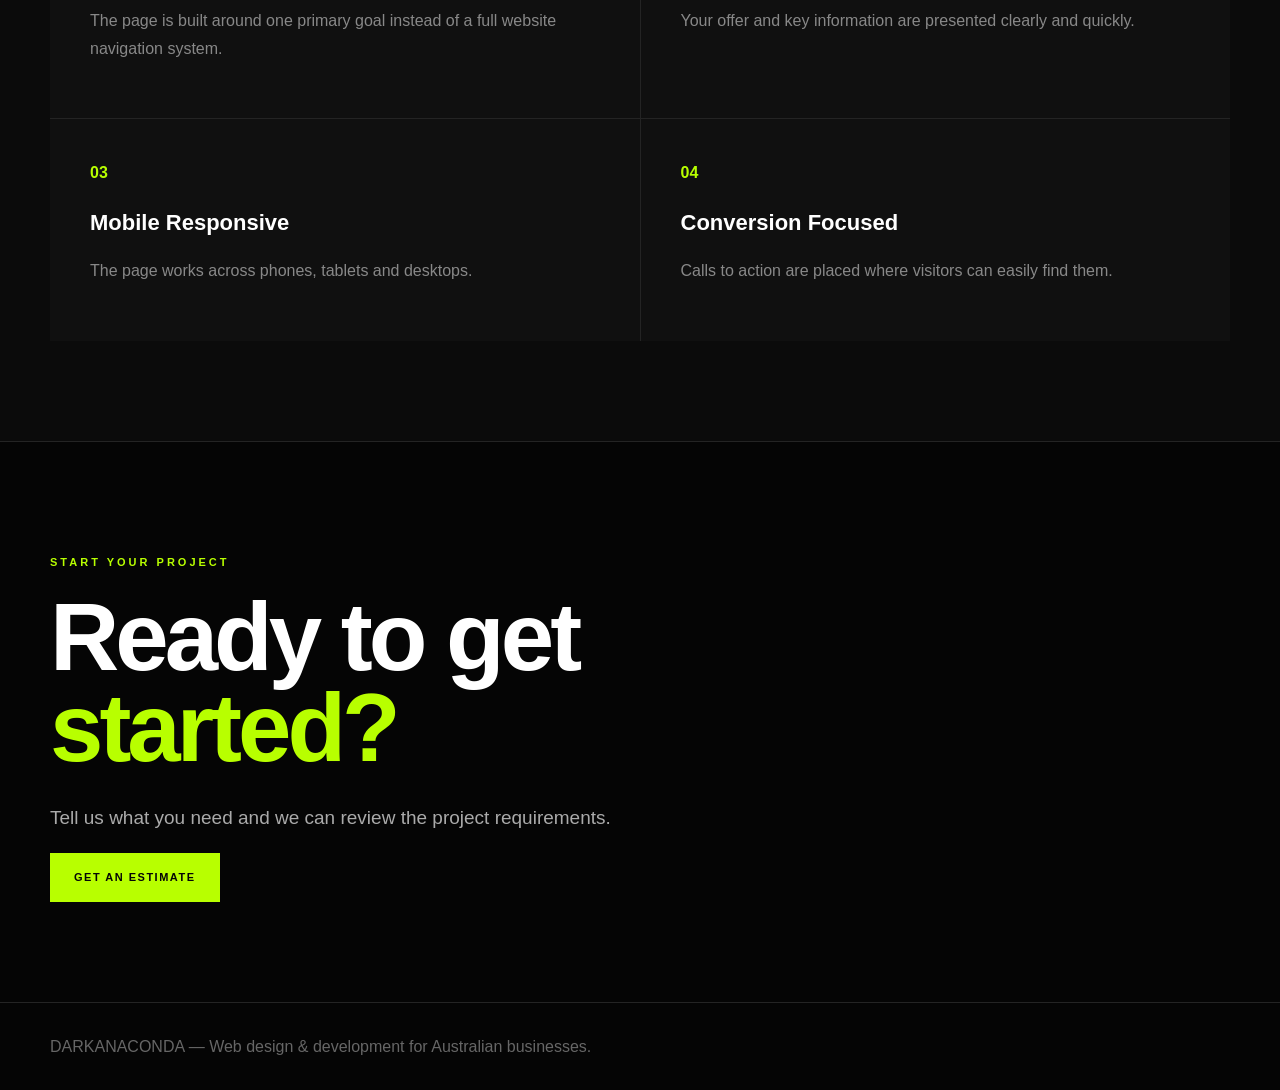
<file: services/landing-pages.html>
<!doctype html><html lang="en"><head><meta charset="utf-8"><meta name="viewport" content="width=device-width,initial-scale=1"><title>Landing Pages | DARKANACONDA</title><meta name="description" content="High-converting landing pages by DARKANACONDA."><link rel="canonical" href="https://darkanaconda.com/services/landing-pages.html"><link rel="icon" href="/favicon.ico"><link rel="stylesheet" href="/service.css?v=2"><style>*{box-sizing:border-box}body{margin:0;background:#050505;color:#fff;font:16px/1.7 Arial,sans-serif}.wrap{max-width:1180px;width:calc(100% - 40px);margin:auto}.nav{padding:26px 0;border-bottom:1px solid #242424;display:flex;justify-content:space-between}.logo{font-weight:900;letter-spacing:2px}.btn{background:#b8ff00;color:#050505;padding:15px 24px;text-decoration:none;font-size:11px;font-weight:900;letter-spacing:1.5px}.hero{padding:120px 0 90px;border-bottom:1px solid #242424}.label{color:#b8ff00;font-size:11px;font-weight:900;letter-spacing:3px}.hero h1,.section h2{font-size:clamp(48px,8vw,96px);line-height:.95;letter-spacing:-4px}.hero h1 span,.section h2 span{color:#b8ff00}.lead,.large{max-width:760px;color:#aaa;font-size:19px}.price{color:#777;font-size:12px;letter-spacing:2px;margin:30px 0}.price b{color:#b8ff00;font-size:24px}.section{padding:100px 0;border-bottom:1px solid #242424}.dark{background:#0b0b0b}.grid{display:grid;grid-template-columns:repeat(2,1fr);gap:1px;background:#242424}.card{background:#101010;padding:40px}.card b{color:#b8ff00}.card p{color:#888}.footer{padding:30px 0;color:#666}@media(max-width:700px){.grid{grid-template-columns:1fr}.hero h1,.section h2{font-size:clamp(44px,14vw,68px)}} </style></head><body><nav class="nav"><div class="wrap"><span class="logo">DARKANACONDA</span><a class="btn" href="/project-calculator.html?service=landing-pages">START A PROJECT</a></div></nav><header class="hero"><div class="wrap"><p class="label">SERVICE 02</p><h1>Turn Visitors<br><span>Into Customers.</span></h1><p class="lead">High-converting landing pages built around one clear goal, offer or campaign.</p><div class="price">FROM <b>$499 AUD</b></div><a class="btn" href="/project-calculator.html?service=landing-pages">GET AN ESTIMATE</a></div></header><section class="section"><div class="wrap"><p class="label">OVERVIEW</p><h2>Landing Pages<br><span>built around one goal.</span></h2><p class="large">A focused landing page removes distractions and gives visitors a clear path toward an enquiry, booking, purchase or other action.</p></div></section><section class="section dark"><div class="wrap"><p class="label">WHAT'S INCLUDED</p><div class="grid"><article class="card"><b>01</b><h3>Focused Structure</h3><p>The page is built around one primary goal instead of a full website navigation system.</p></article><article class="card"><b>02</b><h3>Strong Messaging</h3><p>Your offer and key information are presented clearly and quickly.</p></article><article class="card"><b>03</b><h3>Mobile Responsive</h3><p>The page works across phones, tablets and desktops.</p></article><article class="card"><b>04</b><h3>Conversion Focused</h3><p>Calls to action are placed where visitors can easily find them.</p></article></div></div></section><section class="section"><div class="wrap"><p class="label">START YOUR PROJECT</p><h2>Ready to get<br><span>started?</span></h2><p class="large">Tell us what you need and we can review the project requirements.</p><a class="btn" href="/project-calculator.html?service=landing-pages">GET AN ESTIMATE</a></div></section><footer class="footer"><div class="wrap">DARKANACONDA — Web design &amp; development for Australian businesses.</div></footer></body></html>
</file>
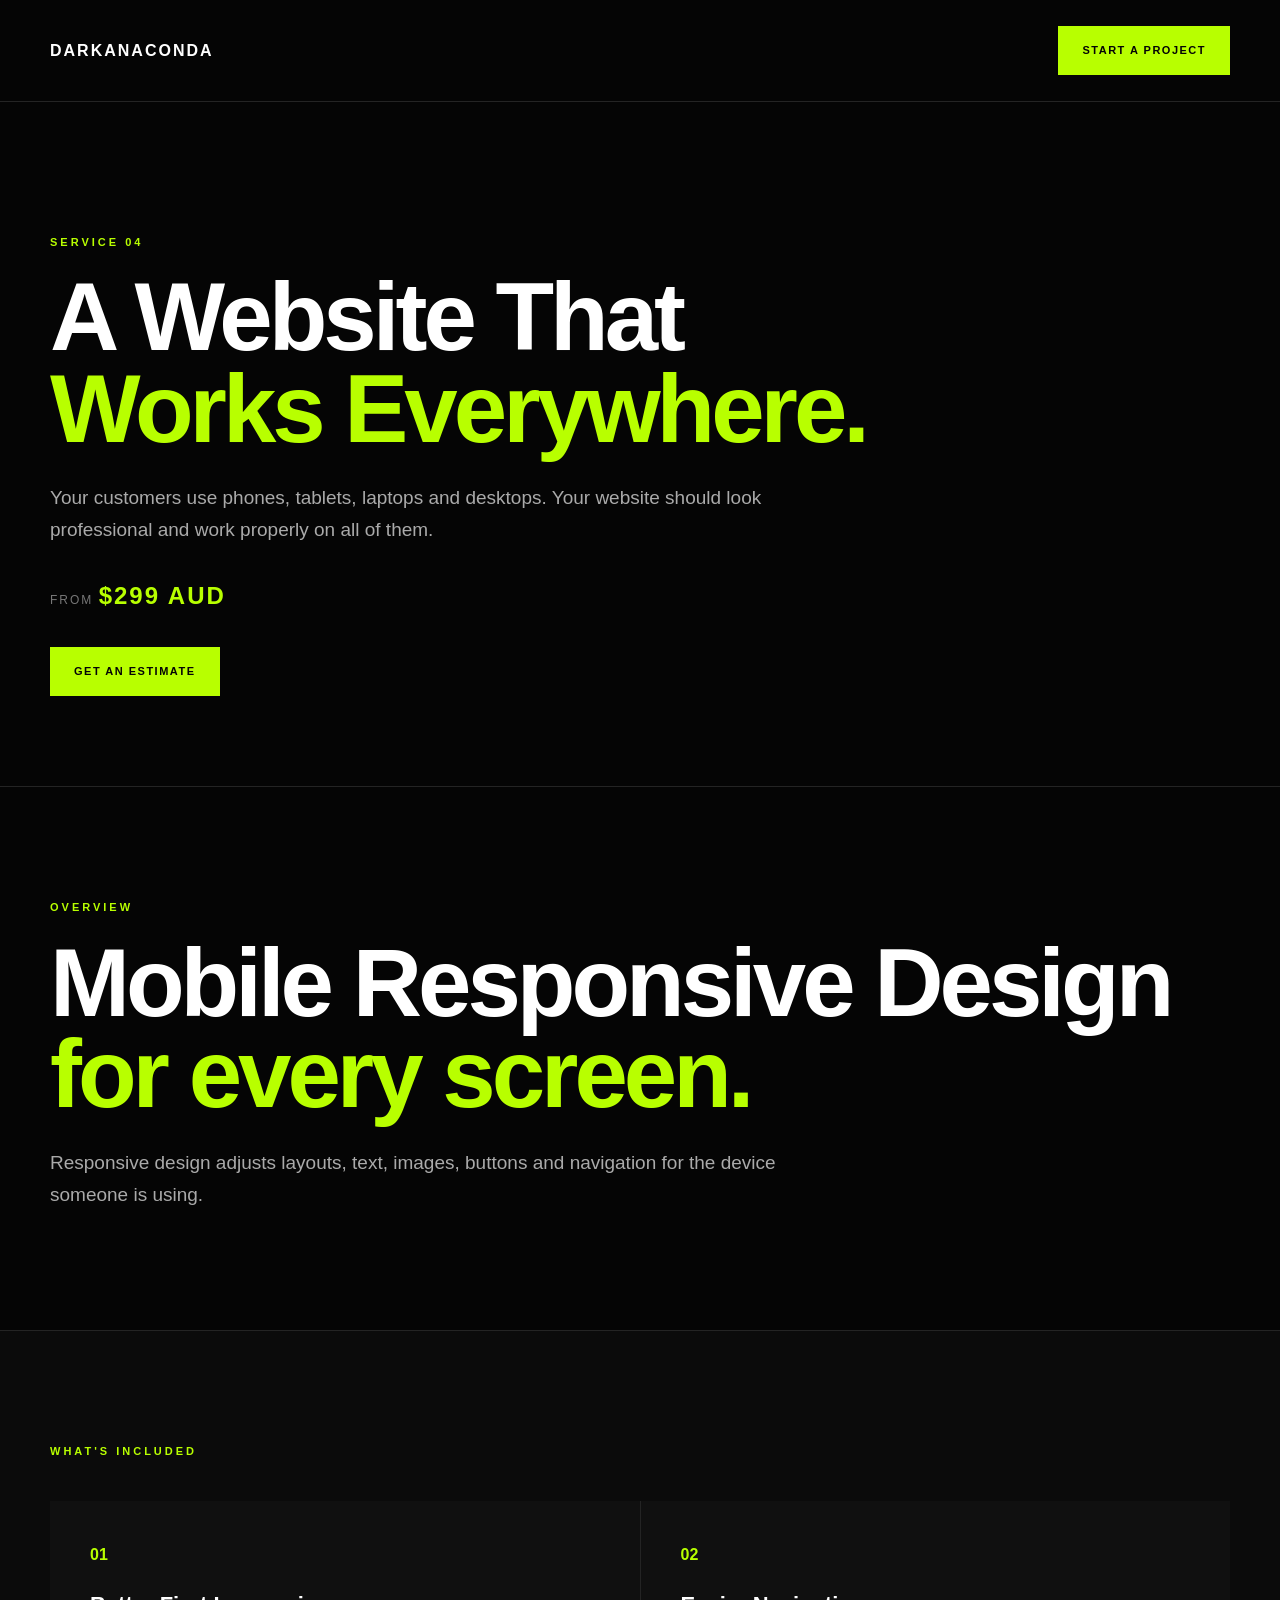
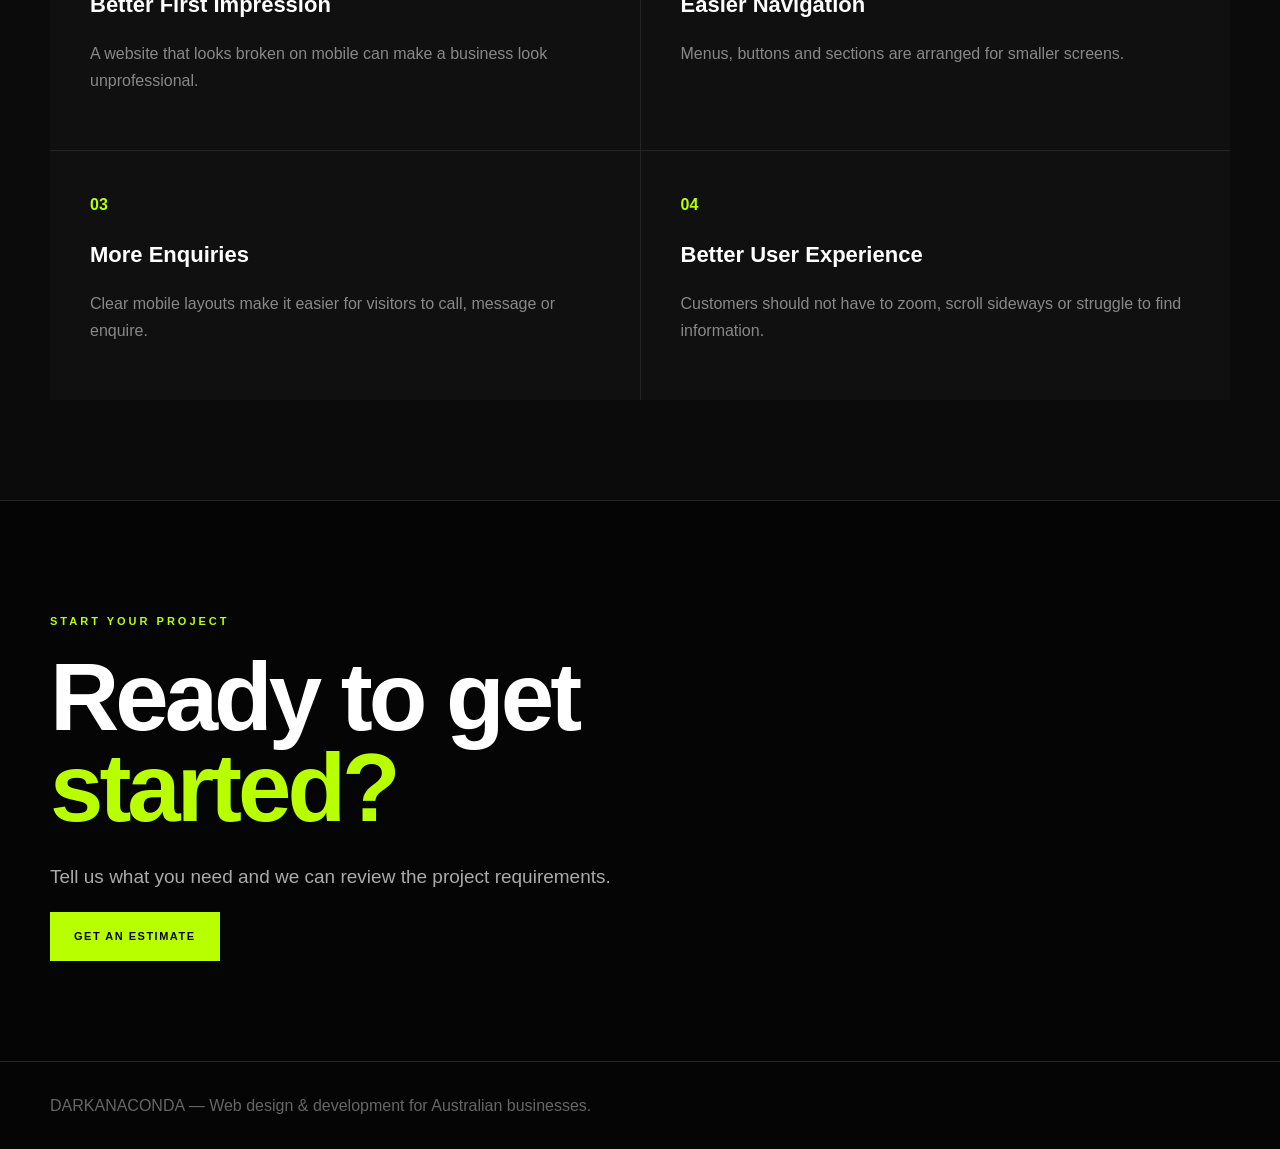
<file: services/mobile-responsive-design.html>
<!doctype html><html lang="en"><head><meta charset="utf-8"><meta name="viewport" content="width=device-width,initial-scale=1"><title>Mobile Responsive Design | DARKANACONDA</title><meta name="description" content="Mobile responsive website design by DARKANACONDA."><link rel="canonical" href="https://darkanaconda.com/services/mobile-responsive-design.html"><link rel="icon" href="/favicon.ico"><link rel="stylesheet" href="/service.css?v=2"><style>*{box-sizing:border-box}body{margin:0;background:#050505;color:#fff;font:16px/1.7 Arial,sans-serif}.wrap{max-width:1180px;width:calc(100% - 40px);margin:auto}.nav{padding:26px 0;border-bottom:1px solid #242424;display:flex;justify-content:space-between}.logo{font-weight:900;letter-spacing:2px}.btn{background:#b8ff00;color:#050505;padding:15px 24px;text-decoration:none;font-size:11px;font-weight:900;letter-spacing:1.5px}.hero{padding:120px 0 90px;border-bottom:1px solid #242424}.label{color:#b8ff00;font-size:11px;font-weight:900;letter-spacing:3px}.hero h1,.section h2{font-size:clamp(48px,8vw,96px);line-height:.95;letter-spacing:-4px}.hero h1 span,.section h2 span{color:#b8ff00}.lead,.large{max-width:760px;color:#aaa;font-size:19px}.price{color:#777;font-size:12px;letter-spacing:2px;margin:30px 0}.price b{color:#b8ff00;font-size:24px}.section{padding:100px 0;border-bottom:1px solid #242424}.dark{background:#0b0b0b}.grid{display:grid;grid-template-columns:repeat(2,1fr);gap:1px;background:#242424}.card{background:#101010;padding:40px}.card b{color:#b8ff00}.card p{color:#888}.footer{padding:30px 0;color:#666}@media(max-width:700px){.grid{grid-template-columns:1fr}.hero h1,.section h2{font-size:clamp(44px,14vw,68px)}} </style></head><body><nav class="nav"><div class="wrap"><span class="logo">DARKANACONDA</span><a class="btn" href="/project-calculator.html?service=mobile-responsive-design">START A PROJECT</a></div></nav><header class="hero"><div class="wrap"><p class="label">SERVICE 04</p><h1>A Website That<br><span>Works Everywhere.</span></h1><p class="lead">Your customers use phones, tablets, laptops and desktops. Your website should look professional and work properly on all of them.</p><div class="price">FROM <b>$299 AUD</b></div><a class="btn" href="/project-calculator.html?service=mobile-responsive-design">GET AN ESTIMATE</a></div></header><section class="section"><div class="wrap"><p class="label">OVERVIEW</p><h2>Mobile Responsive Design<br><span>for every screen.</span></h2><p class="large">Responsive design adjusts layouts, text, images, buttons and navigation for the device someone is using.</p></div></section><section class="section dark"><div class="wrap"><p class="label">WHAT'S INCLUDED</p><div class="grid"><article class="card"><b>01</b><h3>Better First Impression</h3><p>A website that looks broken on mobile can make a business look unprofessional.</p></article><article class="card"><b>02</b><h3>Easier Navigation</h3><p>Menus, buttons and sections are arranged for smaller screens.</p></article><article class="card"><b>03</b><h3>More Enquiries</h3><p>Clear mobile layouts make it easier for visitors to call, message or enquire.</p></article><article class="card"><b>04</b><h3>Better User Experience</h3><p>Customers should not have to zoom, scroll sideways or struggle to find information.</p></article></div></div></section><section class="section"><div class="wrap"><p class="label">START YOUR PROJECT</p><h2>Ready to get<br><span>started?</span></h2><p class="large">Tell us what you need and we can review the project requirements.</p><a class="btn" href="/project-calculator.html?service=mobile-responsive-design">GET AN ESTIMATE</a></div></section><footer class="footer"><div class="wrap">DARKANACONDA — Web design &amp; development for Australian businesses.</div></footer></body></html>
</file>
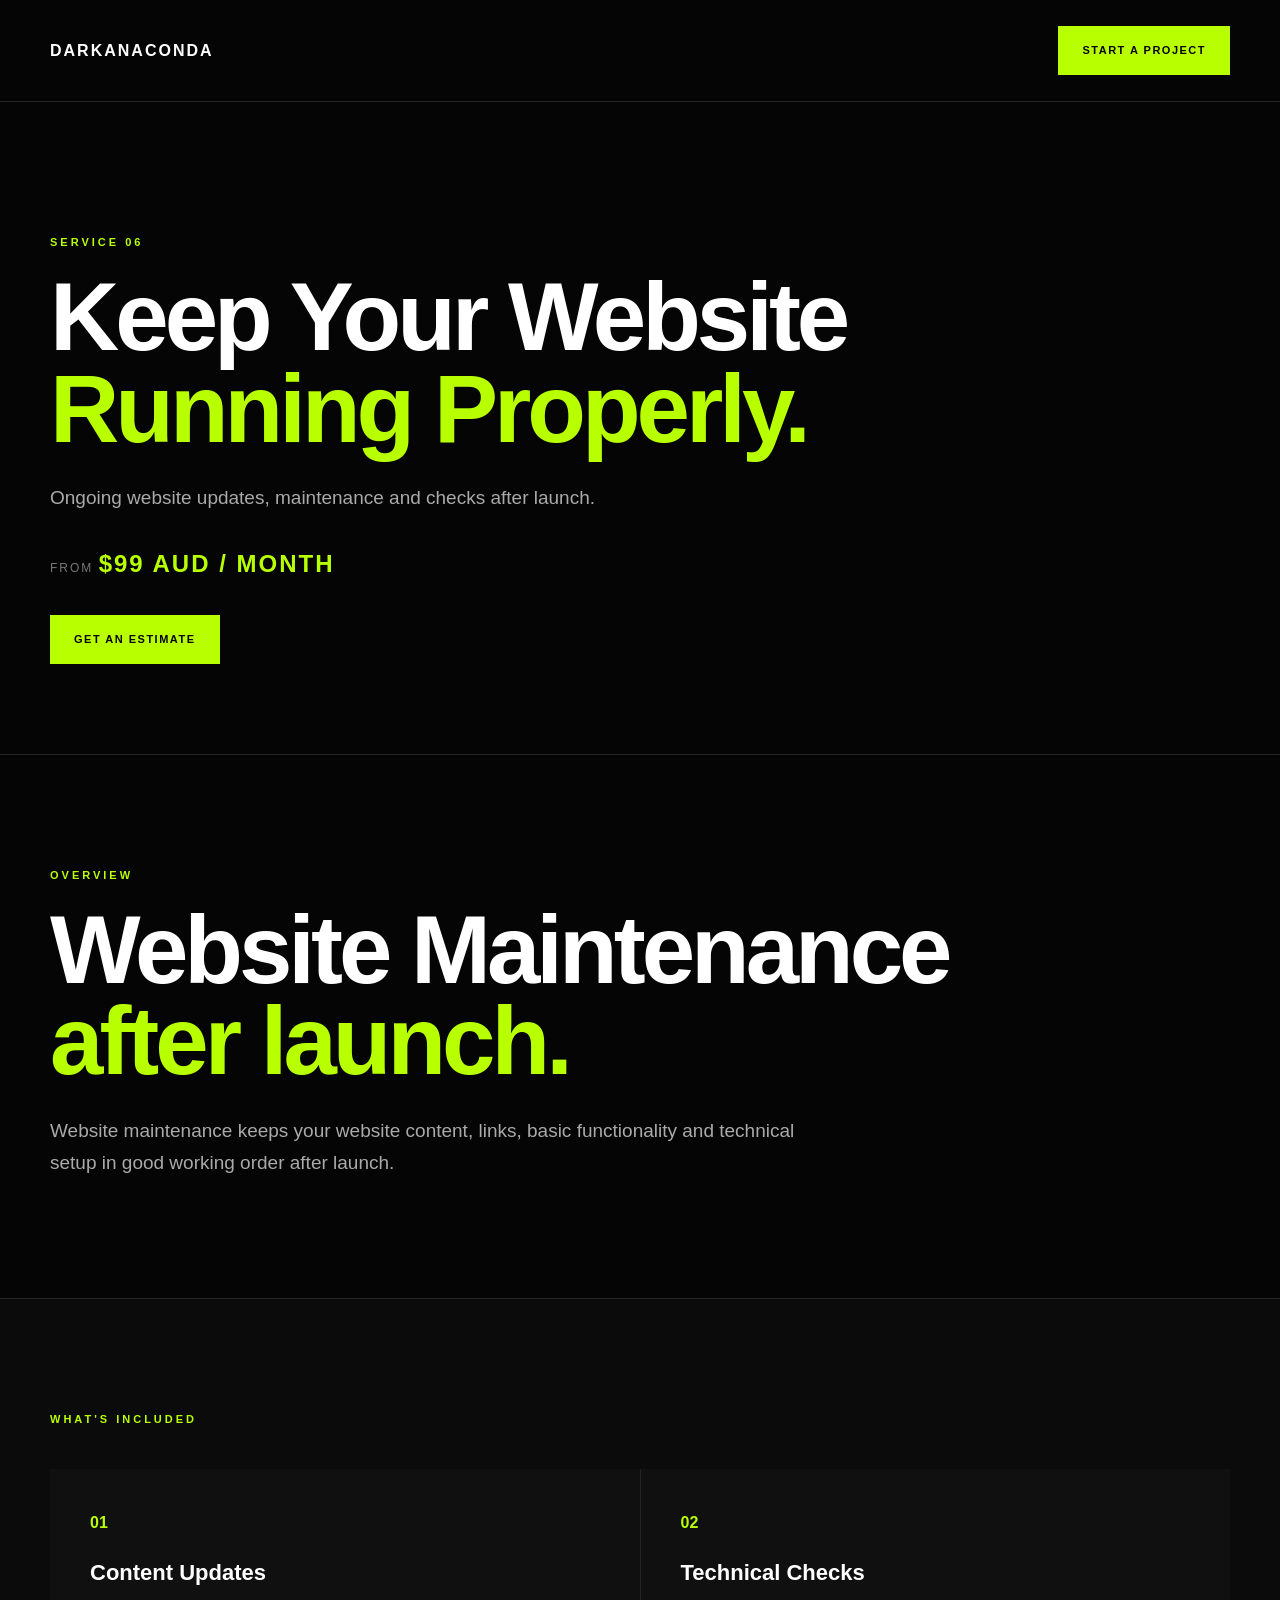
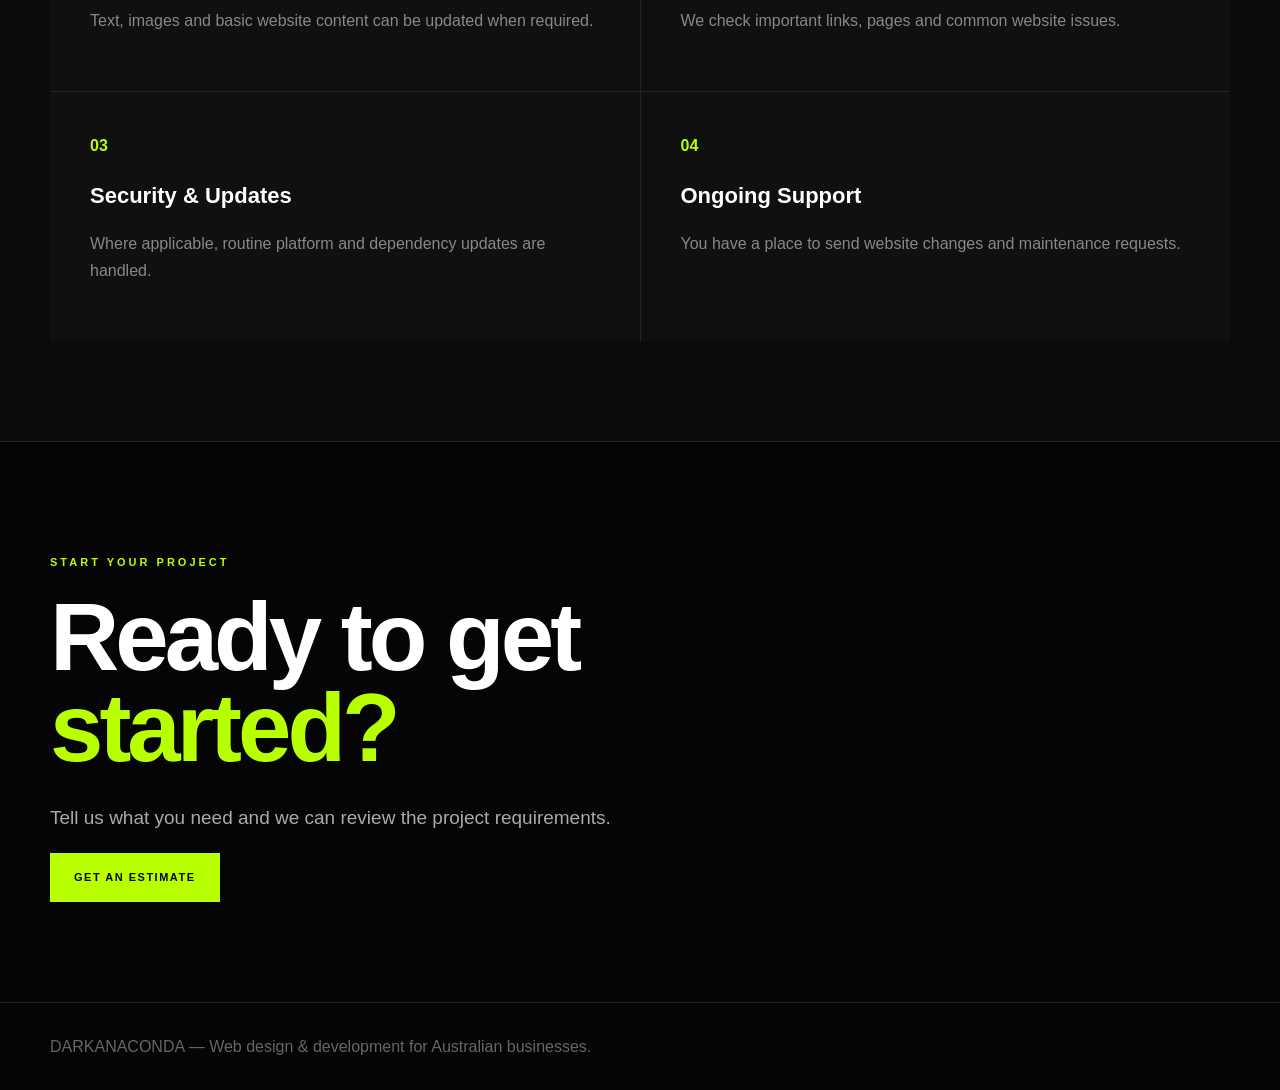
<file: services/website-maintenance.html>
<!doctype html><html lang="en"><head><meta charset="utf-8"><meta name="viewport" content="width=device-width,initial-scale=1"><title>Website Maintenance | DARKANACONDA</title><meta name="description" content="Website maintenance and ongoing support by DARKANACONDA."><link rel="canonical" href="https://darkanaconda.com/services/website-maintenance.html"><link rel="icon" href="/favicon.ico"><link rel="stylesheet" href="/service.css?v=2"><style>*{box-sizing:border-box}body{margin:0;background:#050505;color:#fff;font:16px/1.7 Arial,sans-serif}.wrap{max-width:1180px;width:calc(100% - 40px);margin:auto}.nav{padding:26px 0;border-bottom:1px solid #242424;display:flex;justify-content:space-between}.logo{font-weight:900;letter-spacing:2px}.btn{background:#b8ff00;color:#050505;padding:15px 24px;text-decoration:none;font-size:11px;font-weight:900;letter-spacing:1.5px}.hero{padding:120px 0 90px;border-bottom:1px solid #242424}.label{color:#b8ff00;font-size:11px;font-weight:900;letter-spacing:3px}.hero h1,.section h2{font-size:clamp(48px,8vw,96px);line-height:.95;letter-spacing:-4px}.hero h1 span,.section h2 span{color:#b8ff00}.lead,.large{max-width:760px;color:#aaa;font-size:19px}.price{color:#777;font-size:12px;letter-spacing:2px;margin:30px 0}.price b{color:#b8ff00;font-size:24px}.section{padding:100px 0;border-bottom:1px solid #242424}.dark{background:#0b0b0b}.grid{display:grid;grid-template-columns:repeat(2,1fr);gap:1px;background:#242424}.card{background:#101010;padding:40px}.card b{color:#b8ff00}.card p{color:#888}.footer{padding:30px 0;color:#666}@media(max-width:700px){.grid{grid-template-columns:1fr}.hero h1,.section h2{font-size:clamp(44px,14vw,68px)}} </style></head><body><nav class="nav"><div class="wrap"><span class="logo">DARKANACONDA</span><a class="btn" href="/project-calculator.html?service=website-maintenance">START A PROJECT</a></div></nav><header class="hero"><div class="wrap"><p class="label">SERVICE 06</p><h1>Keep Your Website<br><span>Running Properly.</span></h1><p class="lead">Ongoing website updates, maintenance and checks after launch.</p><div class="price">FROM <b>$99 AUD / MONTH</b></div><a class="btn" href="/project-calculator.html?service=website-maintenance">GET AN ESTIMATE</a></div></header><section class="section"><div class="wrap"><p class="label">OVERVIEW</p><h2>Website Maintenance<br><span>after launch.</span></h2><p class="large">Website maintenance keeps your website content, links, basic functionality and technical setup in good working order after launch.</p></div></section><section class="section dark"><div class="wrap"><p class="label">WHAT'S INCLUDED</p><div class="grid"><article class="card"><b>01</b><h3>Content Updates</h3><p>Text, images and basic website content can be updated when required.</p></article><article class="card"><b>02</b><h3>Technical Checks</h3><p>We check important links, pages and common website issues.</p></article><article class="card"><b>03</b><h3>Security &amp; Updates</h3><p>Where applicable, routine platform and dependency updates are handled.</p></article><article class="card"><b>04</b><h3>Ongoing Support</h3><p>You have a place to send website changes and maintenance requests.</p></article></div></div></section><section class="section"><div class="wrap"><p class="label">START YOUR PROJECT</p><h2>Ready to get<br><span>started?</span></h2><p class="large">Tell us what you need and we can review the project requirements.</p><a class="btn" href="/project-calculator.html?service=website-maintenance">GET AN ESTIMATE</a></div></section><footer class="footer"><div class="wrap">DARKANACONDA — Web design &amp; development for Australian businesses.</div></footer></body></html>
</file>
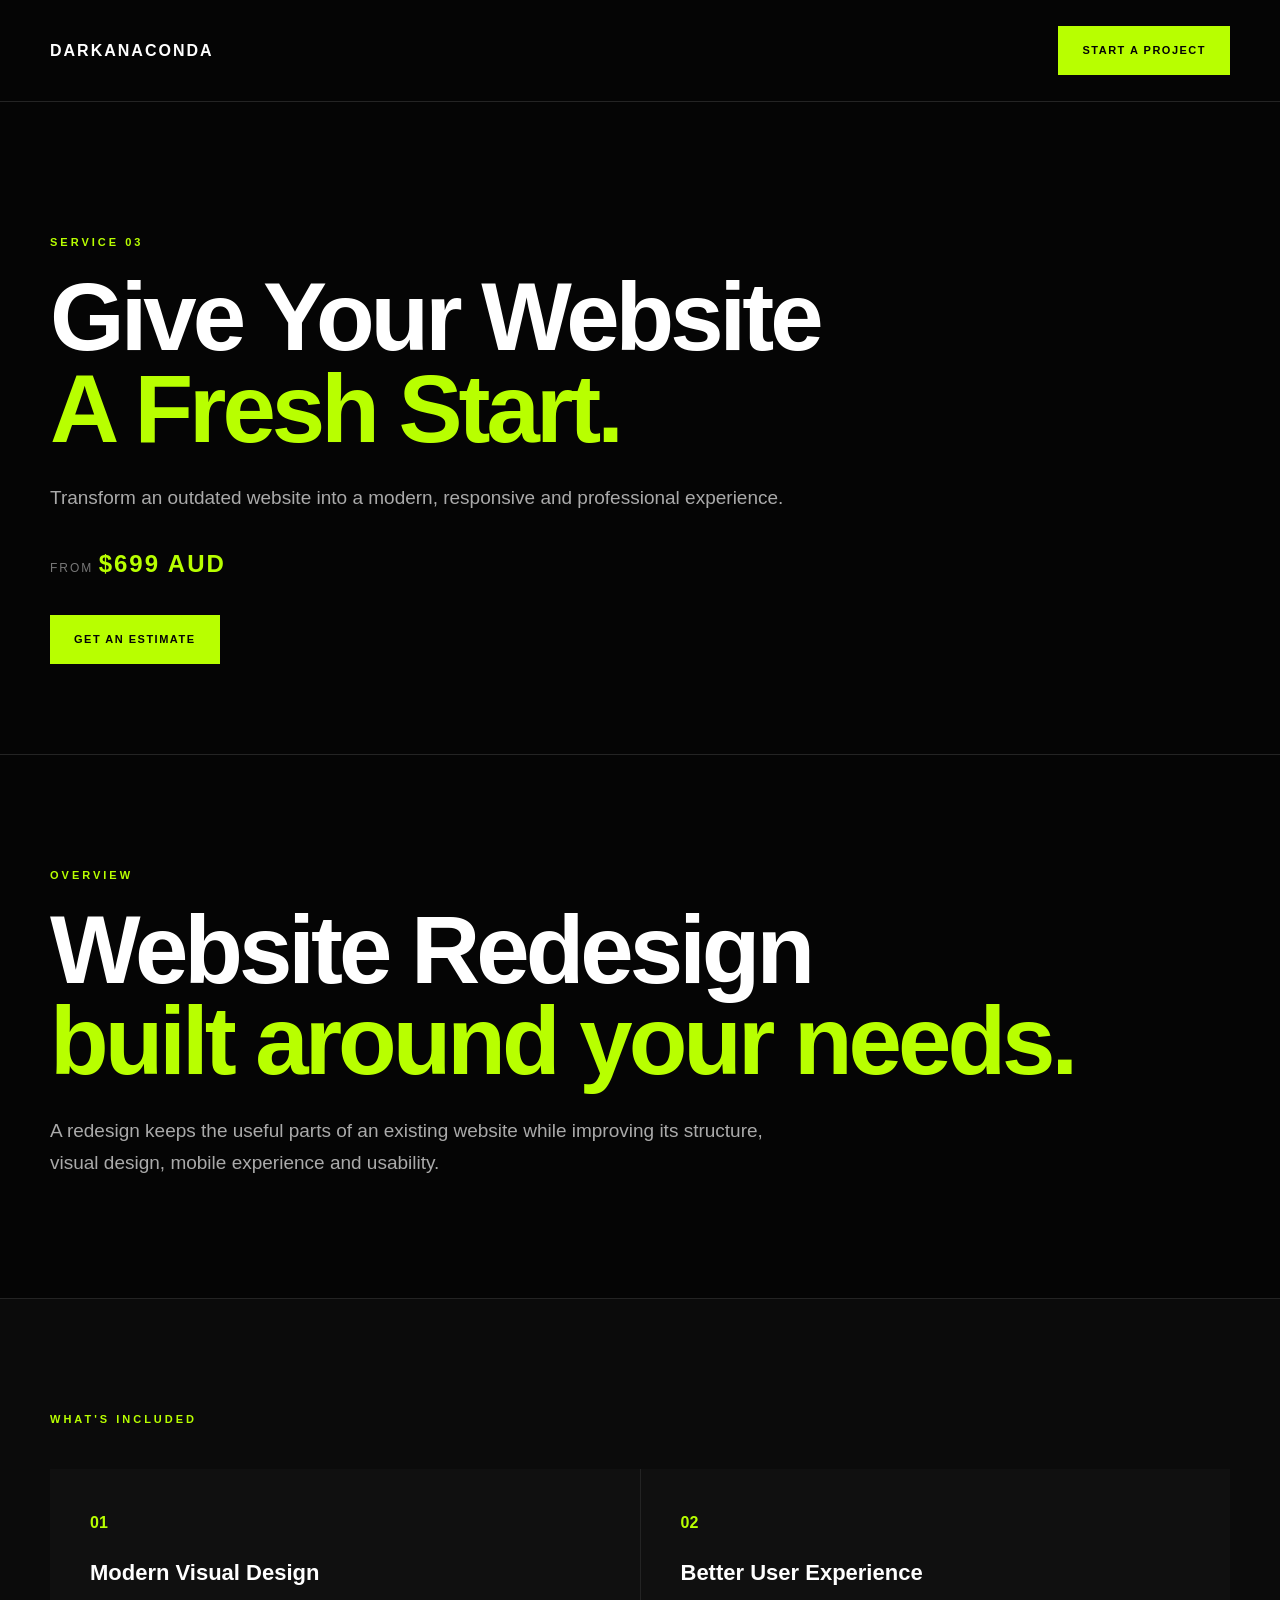
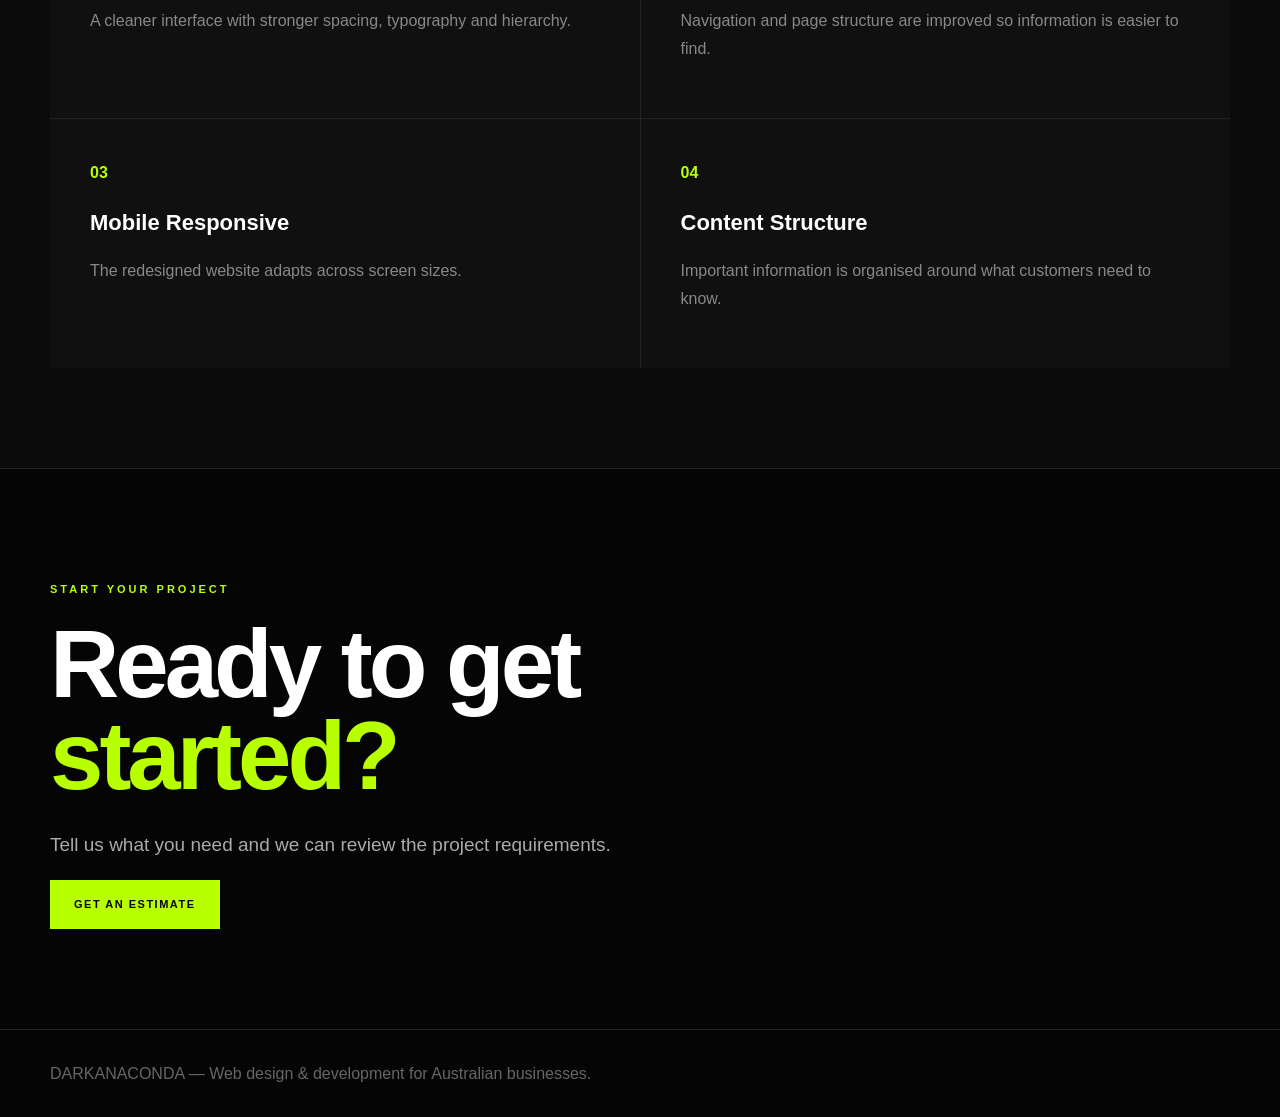
<file: services/website-redesign.html>
<!doctype html><html lang="en"><head><meta charset="utf-8"><meta name="viewport" content="width=device-width,initial-scale=1"><title>Website Redesign | DARKANACONDA</title><meta name="description" content="Modern website redesign services by DARKANACONDA."><link rel="canonical" href="https://darkanaconda.com/services/website-redesign.html"><link rel="icon" href="/favicon.ico"><link rel="stylesheet" href="/service.css?v=2"><style>*{box-sizing:border-box}body{margin:0;background:#050505;color:#fff;font:16px/1.7 Arial,sans-serif}.wrap{max-width:1180px;width:calc(100% - 40px);margin:auto}.nav{padding:26px 0;border-bottom:1px solid #242424;display:flex;justify-content:space-between}.logo{font-weight:900;letter-spacing:2px}.btn{background:#b8ff00;color:#050505;padding:15px 24px;text-decoration:none;font-size:11px;font-weight:900;letter-spacing:1.5px}.hero{padding:120px 0 90px;border-bottom:1px solid #242424}.label{color:#b8ff00;font-size:11px;font-weight:900;letter-spacing:3px}.hero h1,.section h2{font-size:clamp(48px,8vw,96px);line-height:.95;letter-spacing:-4px}.hero h1 span,.section h2 span{color:#b8ff00}.lead,.large{max-width:760px;color:#aaa;font-size:19px}.price{color:#777;font-size:12px;letter-spacing:2px;margin:30px 0}.price b{color:#b8ff00;font-size:24px}.section{padding:100px 0;border-bottom:1px solid #242424}.dark{background:#0b0b0b}.grid{display:grid;grid-template-columns:repeat(2,1fr);gap:1px;background:#242424}.card{background:#101010;padding:40px}.card b{color:#b8ff00}.card p{color:#888}.footer{padding:30px 0;color:#666}@media(max-width:700px){.grid{grid-template-columns:1fr}.hero h1,.section h2{font-size:clamp(44px,14vw,68px)}} </style></head><body><nav class="nav"><div class="wrap"><span class="logo">DARKANACONDA</span><a class="btn" href="/project-calculator.html?service=website-redesign">START A PROJECT</a></div></nav><header class="hero"><div class="wrap"><p class="label">SERVICE 03</p><h1>Give Your Website<br><span>A Fresh Start.</span></h1><p class="lead">Transform an outdated website into a modern, responsive and professional experience.</p><div class="price">FROM <b>$699 AUD</b></div><a class="btn" href="/project-calculator.html?service=website-redesign">GET AN ESTIMATE</a></div></header><section class="section"><div class="wrap"><p class="label">OVERVIEW</p><h2>Website Redesign<br><span>built around your needs.</span></h2><p class="large">A redesign keeps the useful parts of an existing website while improving its structure, visual design, mobile experience and usability.</p></div></section><section class="section dark"><div class="wrap"><p class="label">WHAT'S INCLUDED</p><div class="grid"><article class="card"><b>01</b><h3>Modern Visual Design</h3><p>A cleaner interface with stronger spacing, typography and hierarchy.</p></article><article class="card"><b>02</b><h3>Better User Experience</h3><p>Navigation and page structure are improved so information is easier to find.</p></article><article class="card"><b>03</b><h3>Mobile Responsive</h3><p>The redesigned website adapts across screen sizes.</p></article><article class="card"><b>04</b><h3>Content Structure</h3><p>Important information is organised around what customers need to know.</p></article></div></div></section><section class="section"><div class="wrap"><p class="label">START YOUR PROJECT</p><h2>Ready to get<br><span>started?</span></h2><p class="large">Tell us what you need and we can review the project requirements.</p><a class="btn" href="/project-calculator.html?service=website-redesign">GET AN ESTIMATE</a></div></section><footer class="footer"><div class="wrap">DARKANACONDA — Web design &amp; development for Australian businesses.</div></footer></body></html>
</file>
<file: style.css>
/* =========================================================
   DARKANACONDA
   MAIN WEBSITE STYLESHEET
   ========================================================= */


/* =========================================================
   RESET
   ========================================================= */

* {
    margin: 0;
    padding: 0;
    box-sizing: border-box;
}


html {
    scroll-behavior: smooth;
    scroll-padding-top: 100px;
}


body {
    font-family: Arial, Helvetica, sans-serif;
    background: #080808;
    color: #ffffff;
    line-height: 1.6;
    overflow-x: hidden;
}


a {
    color: inherit;
    text-decoration: none;
}


img {
    max-width: 100%;
    display: block;
}


button,
input,
select,
textarea {
    font: inherit;
}


/* =========================================================
   VARIABLES
   ========================================================= */

:root {

    --green: #b8ff00;

    --green-light: #d8ff57;

    --green-dark: #7fc600;

    --black: #080808;

    --dark: #0d0d0d;

    --card: #111111;

    --border: #252525;

    --text: #ffffff;

    --muted: #888888;

    --soft: #666666;

}


/* =========================================================
   GREEN GRADIENT
   ========================================================= */

.logo-green {

    background:
        linear-gradient(
            180deg,
            var(--green-light) 0%,
            var(--green) 48%,
            var(--green-dark) 100%
        );

    -webkit-background-clip: text;
    background-clip: text;

    -webkit-text-fill-color: transparent;

    color: var(--green);

}


/* =========================================================
   CONTAINER
   ========================================================= */

.container {

    width: 90%;
    max-width: 1200px;
    margin: 0 auto;

}


section {

    padding: 110px 0;

}


/* =========================================================
   TYPOGRAPHY
   ========================================================= */

.eyebrow {

    color: var(--green);

    font-size: 13px;

    font-weight: 700;

    letter-spacing: 3px;

    margin-bottom: 18px;

}


h1,
h2,
h3 {

    line-height: 1.1;

}


h2 {

    font-size: 48px;

    max-width: 800px;

}


h2 span {

    background:
        linear-gradient(
            180deg,
            var(--green-light),
            var(--green),
            var(--green-dark)
        );

    -webkit-background-clip: text;
    background-clip: text;

    -webkit-text-fill-color: transparent;

    color: var(--green);

}


.section-description {

    color: #999999;

    max-width: 600px;

    margin-top: 20px;

    font-size: 17px;

}


/* =========================================================
   NAVBAR — ALWAYS VISIBLE
   ========================================================= */

.navbar {

    position: fixed;

    top: 0;
    left: 0;

    width: 100%;

    z-index: 10000;

    background:
        rgba(8, 8, 8, 0.94);

    border-bottom:
        1px solid #1f1f1f;

    backdrop-filter:
        blur(14px);

    -webkit-backdrop-filter:
        blur(14px);

}


.navbar .container {

    min-height: 78px;

    display: flex;

    align-items: center;

    justify-content: space-between;

    gap: 30px;

}


/* =========================================================
   LOGO
   ========================================================= */

.logo {

    display: inline-block;

    font-size: 21px;

    font-weight: 900;

    letter-spacing: 2px;

    white-space: nowrap;

}


.logo:hover {

    color: #ffffff;

}


/* =========================================================
   DESKTOP NAV
   ========================================================= */

.nav-links {

    display: flex;

    align-items: center;

    gap: 26px;

}


.nav-links a {

    color: #bbbbbb;

    font-size: 14px;

    transition:
        color 0.3s ease;

}


.nav-links a:hover {

    color: var(--green);

}


.nav-button {

    border:
        1px solid var(--green);

    color:
        var(--green) !important;

    padding:
        11px 18px;

    font-size:
        13px !important;

    font-weight:
        700;

    transition:
        background 0.3s ease,
        color 0.3s ease;

}


.nav-button:hover {

    background:
        var(--green);

    color:
        var(--black) !important;

}


/* =========================================================
   MOBILE MENU BUTTON
   ========================================================= */

.menu-toggle {

    display: none;

    background:
        transparent;

    border:
        1px solid #333333;

    padding:
        9px;

    cursor:
        pointer;

}


.menu-toggle span {

    display: block;

    width: 24px;

    height: 2px;

    margin: 5px 0;

    background:
        #ffffff;

    transition:
        transform 0.3s ease,
        opacity 0.3s ease;

}


.menu-toggle.active span:nth-child(1) {

    transform:
        translateY(7px)
        rotate(45deg);

}


.menu-toggle.active span:nth-child(2) {

    opacity: 0;

}


.menu-toggle.active span:nth-child(3) {

    transform:
        translateY(-7px)
        rotate(-45deg);

}


/* =========================================================
   HERO
   ========================================================= */

.hero {

    min-height: 100vh;

    padding-top: 150px;

    display: flex;

    align-items: center;

    position: relative;

    overflow: hidden;

    background:

        radial-gradient(
            circle at 80% 30%,
            rgba(184, 255, 0, 0.10),
            transparent 35%
        ),

        #080808;

}


.hero::after {

    content: "";

    position: absolute;

    width: 500px;

    height: 500px;

    border:
        1px solid
        rgba(184, 255, 0, 0.12);

    border-radius: 50%;

    right: -180px;

    top: 140px;

    pointer-events: none;

}


.hero::before {

    content: "";

    position: absolute;

    width: 520px;

    height: 520px;

    top: 120px;

    right: -180px;

    background:

        radial-gradient(
            circle,
            rgba(184, 255, 0, 0.10) 0%,
            rgba(184, 255, 0, 0.04) 35%,
            transparent 70%
        );

    border-radius: 50%;

    pointer-events: none;

    animation:
        heroGlow 6s ease-in-out infinite;

}


.hero .container {

    position: relative;

    z-index: 2;

}


@keyframes heroGlow {

    0%,
    100% {

        transform:
            scale(1);

        opacity:
            0.7;

    }

    50% {

        transform:
            scale(1.12);

        opacity:
            1;

    }

}


.hero h1 {

    font-size:
        clamp(52px, 8vw, 100px);

    max-width:
        1000px;

    letter-spacing:
        -4px;

}


.hero h1 span {

    display: block;

    background:

        linear-gradient(
            180deg,
            var(--green-light),
            var(--green),
            var(--green-dark)
        );

    -webkit-background-clip:
        text;

    background-clip:
        text;

    -webkit-text-fill-color:
        transparent;

    color:
        var(--green);

}


.hero-description {

    color:
        #a6a6a6;

    max-width:
        650px;

    margin-top:
        30px;

    font-size:
        19px;

}


.hero-buttons {

    display:
        flex;

    gap:
        15px;

    margin-top:
        40px;

    flex-wrap:
        wrap;

}


.button {

    display:
        inline-block;

    padding:
        15px 25px;

    font-size:
        14px;

    font-weight:
        700;

    transition:
        transform 0.3s ease,
        background 0.3s ease,
        color 0.3s ease,
        border-color 0.3s ease;

}


.button:hover {

    transform:
        translateY(-3px);

}


.primary-button {

    background:
        var(--green);

    color:
        var(--black);

}


.primary-button:hover {

    background:
        #ffffff;

}


.secondary-button {

    border:
        1px solid #444444;

    color:
        #ffffff;

}


.secondary-button:hover {

    border-color:
        var(--green);

    color:
        var(--green);

}


/* =========================================================
   HERO TRUST
   ========================================================= */

.hero-trust {

    display:
        flex;

    gap:
        45px;

    margin-top:
        55px;

    flex-wrap:
        wrap;

}


.hero-trust div {

    display:
        flex;

    flex-direction:
        column;

    gap:
        3px;

}


.hero-trust strong {

    color:
        var(--green);

    font-size:
        17px;

}


.hero-trust span {

    color:
        #666666;

    font-size:
        11px;

    text-transform:
        uppercase;

    letter-spacing:
        1.5px;

}


/* =========================================================
   SERVICES
   ========================================================= */

.services {

    background:
        #0d0d0d;

}


.services-grid {

    display:
        grid;

    grid-template-columns:
        repeat(3, 1fr);

    gap:
        20px;

    margin-top:
        60px;

}


.service-card {

    position:
        relative;

    display:
        flex;

    flex-direction:
        column;

    background:

        linear-gradient(
            145deg,
            #151515,
            #0e0e0e
        );

    border:
        1px solid #222222;

    padding:
        35px;

    min-height:
        300px;

    overflow:
        hidden;

    transition:
        transform 0.35s ease,
        border-color 0.35s ease;

}


.service-card::before {

    content:
        "";

    position:
        absolute;

    width:
        90px;

    height:
        90px;

    border-radius:
        50%;

    background:
        rgba(184, 255, 0, 0.07);

    top:
        -45px;

    right:
        -45px;

    transition:
        0.4s ease;

}


.service-card::after {

    content:
        "";

    position:
        absolute;

    left:
        0;

    bottom:
        0;

    width:
        0;

    height:
        2px;

    background:
        var(--green);

    transition:
        width 0.4s ease;

}


.service-card:hover {

    transform:
        translateY(-10px);

    border-color:
        rgba(184, 255, 0, 0.65);

}


.service-card:hover::before {

    width:
        150px;

    height:
        150px;

    top:
        -75px;

    right:
        -75px;

}


.service-card:hover::after {

    width:
        100%;

}


.service-number {

    color:
        var(--green);

    font-size:
        13px;

    font-weight:
        700;

    letter-spacing:
        2px;

    margin-bottom:
        45px;

}


.service-card h3 {

    font-size:
        24px;

    margin-bottom:
        15px;

    transition:
        color 0.3s ease;

}


.service-card:hover h3 {

    color:
        var(--green);

}


.service-card p {

    color:
        #888888;

    font-size:
        15px;

    max-width:
        320px;

}


.service-card-price {

    display:
        inline-block;

    margin-top:
        4px;

    color:
        #ffffff;

    font-size:
        17px;

    font-weight:
        800;

    letter-spacing:
        0.2px;

}


.service-card-link {

    margin-top:
        auto;

    padding-top:
        25px;

    color:
        var(--green);

    font-size:
        13px;

    font-weight:
        700;

}


/* =========================================================
   WORK
   ========================================================= */

.work {

    background:
        #080808;

}


.section-heading-row {

    display:
        flex;

    justify-content:
        space-between;

    align-items:
        flex-end;

    gap:
        30px;

}


.work-count {

    display:
        flex;

    flex-direction:
        column;

    align-items:
        flex-end;

}


.work-count strong {

    color:
        var(--green);

    font-size:
        32px;

}


.work-count span {

    color:
        #666666;

    font-size:
        11px;

    text-transform:
        uppercase;

    letter-spacing:
        1px;

}


.project-card {

    margin-top:
        60px;

    display:
        grid;

    grid-template-columns:
        1.1fr 1fr;

    border:
        1px solid #252525;

    background:
        #101010;

}


.project-image {

    min-height:
        450px;

    display:
        flex;

    align-items:
        center;

    justify-content:
        center;

    background:

        linear-gradient(
            135deg,
            #171717,
            #080808
        );

    overflow:
        hidden;

}


.browser-window {

    width:
        92%;

    border:
        1px solid #333333;

    background:
        #0a0a0a;

    box-shadow:
        0 25px 60px
        rgba(0, 0, 0, 0.5);

    overflow:
        hidden;

}


.browser-bar {

    height:
        38px;

    display:
        flex;

    align-items:
        center;

    gap:
        18px;

    padding:
        0 14px;

    background:
        #151515;

    border-bottom:
        1px solid #292929;

}


.browser-dots {

    display:
        flex;

    gap:
        6px;

}


.browser-dots span {

    width:
        8px;

    height:
        8px;

    border-radius:
        50%;

    background:
        #444444;

}


.browser-address {

    flex:
        1;

    height:
        22px;

    display:
        flex;

    align-items:
        center;

    padding:
        0 12px;

    background:
        #0b0b0b;

    border:
        1px solid #292929;

    color:
        #666666;

    font-size:
        10px;

}


.browser-screen {

    overflow:
        hidden;

    max-height:
        390px;

}


.browser-screen img {

    width:
        100%;

    min-height:
        350px;

    object-fit:
        cover;

    object-position:
        top;

}


.project-content {

    padding:
        55px;

    display:
        flex;

    flex-direction:
        column;

    justify-content:
        center;

}


.project-topline {

    display:
        flex;

    align-items:
        center;

    justify-content:
        space-between;

    gap:
        20px;

}


.project-category {

    color:
        var(--green);

    font-size:
        12px;

    letter-spacing:
        2px;

    font-weight:
        700;

    margin-bottom:
        20px;

}


.project-status {

    border:
        1px solid var(--green);

    color:
        var(--green);

    padding:
        5px 9px;

    font-size:
        9px;

    font-weight:
        700;

}


.project-content h3 {

    font-size:
        42px;

    margin-bottom:
        20px;

}


.project-description {

    color:
        #888888;

    margin-bottom:
        30px;

}


.project-tags {

    display:
        flex;

    gap:
        8px;

    flex-wrap:
        wrap;

    margin-bottom:
        30px;

}


.project-tags span {

    border:
        1px solid #333333;

    padding:
        7px 11px;

    font-size:
        11px;

    color:
        #aaaaaa;

}


.project-details {

    display:
        grid;

    grid-template-columns:
        1fr 1fr;

    gap:
        20px;

    margin-bottom:
        30px;

}


.project-details div {

    display:
        flex;

    flex-direction:
        column;

    gap:
        5px;

}


.project-details span {

    color:
        #555555;

    font-size:
        10px;

    letter-spacing:
        1.5px;

}


.project-details strong {

    font-size:
        13px;

}


.text-link {

    color:
        var(--green);

    font-weight:
        700;

    font-size:
        14px;

}


.text-link:hover {

    color:
        #ffffff;

}


/* =========================================================
   PRICING
   ========================================================= */

.pricing {

    background:
        #0d0d0d;

}


.pricing-grid {

    display:
        grid;

    grid-template-columns:
        repeat(3, 1fr);

    gap:
        20px;

    margin-top:
        60px;

}


.pricing-card {

    position:
        relative;

    background:
        #111111;

    border:
        1px solid #252525;

    padding:
        40px;

    display:
        flex;

    flex-direction:
        column;

    transition:
        transform 0.35s ease,
        border-color 0.35s ease;

}


.pricing-card:hover {

    transform:
        translateY(-8px);

    border-color:
        #555555;

}


.pricing-card.featured {

    border-color:
        var(--green);

}


.popular {

    position:
        absolute;

    top:
        0;

    right:
        0;

    background:
        var(--green);

    color:
        var(--black);

    padding:
        8px 14px;

    font-size:
        10px;

    font-weight:
        800;

    letter-spacing:
        1px;

}


.pricing-label {

    color:
        var(--green);

    font-size:
        12px;

    font-weight:
        700;

    letter-spacing:
        2px;

    margin-bottom:
        15px;

}


.pricing-card h3 {

    font-size:
        30px;

    margin-bottom:
        15px;

}


.pricing-description {

    color:
        #777777;

    font-size:
        14px;

    min-height:
        65px;

}


.pricing-price {

    margin:
        30px 0;

    color:
        #999999;

    font-size:
        14px;

}


.pricing-price strong {

    display:
        block;

    color:
        #ffffff;

    font-size:
        34px;

    margin-top:
        4px;

}


.pricing-card ul {

    list-style:
        none;

    border-top:
        1px solid #252525;

    padding-top:
        25px;

    margin-bottom:
        35px;

}


.pricing-card li {

    color:
        #999999;

    font-size:
        14px;

    margin-bottom:
        13px;

}


.pricing-card .button {

    width:
        100%;

    text-align:
        center;

    margin-top:
        auto;

}


/* =========================================================
   PROCESS
   ========================================================= */

.process {

    background:
        #080808;

}


.process-grid {

    display:
        grid;

    grid-template-columns:
        repeat(4, 1fr);

    gap:
        20px;

    margin-top:
        60px;

}


.process-step {

    border-top:
        1px solid #333333;

    padding-top:
        25px;

}


.process-step strong {

    color:
        var(--green);

    font-size:
        13px;

}


.process-step h3 {

    font-size:
        21px;

    margin:
        20px 0 12px;

}


.process-step p {

    color:
        #777777;

    font-size:
        14px;

}


/* =========================================================
   FAQ
   ========================================================= */

.faq {

    background:
        #0d0d0d;

}


.faq-list {

    max-width:
        900px;

    margin:
        60px auto 0;

}


.faq-item {

    border-top:
        1px solid #292929;

}


.faq-item:last-child {

    border-bottom:
        1px solid #292929;

}


.faq-question {

    width:
        100%;

    display:
        flex;

    align-items:
        center;

    justify-content:
        space-between;

    gap:
        25px;

    padding:
        25px 0;

    background:
        transparent;

    border:
        none;

    color:
        #ffffff;

    text-align:
        left;

    cursor:
        pointer;

    font-size:
        17px;

    font-weight:
        700;

}


.faq-question:hover {

    color:
        var(--green);

}


.faq-icon {

    flex:
        0 0 auto;

    width:
        30px;

    height:
        30px;

    display:
        flex;

    align-items:
        center;

    justify-content:
        center;

    border:
        1px solid #444444;

    color:
        var(--green);

    font-size:
        20px;

    transition:
        transform 0.3s ease,
        background 0.3s ease;

}


.faq-item.faq-open .faq-icon {

    transform:
        rotate(45deg);

    background:
        var(--green);

    color:
        var(--black);

}


.faq-answer {

    max-height:
        0;

    overflow:
        hidden;

    transition:
        max-height 0.4s ease;

}


.faq-answer p {

    color:
        #888888;

    font-size:
        15px;

    padding:
        0 55px 25px 0;

}


/* =========================================================
   ABOUT
   ========================================================= */

.about {

    background:
        #0d0d0d;

}


.about-content {

    display:
        grid;

    grid-template-columns:
        1fr 1fr;

    gap:
        100px;

}


.about-content > div:last-child {

    color:
        #999999;

    font-size:
        17px;

}


.about-content p {

    margin-bottom:
        25px;

}


/* =========================================================
   WHY US
   ========================================================= */

.why-us {

    background:
        #080808;

}


.features-grid {

    display:
        grid;

    grid-template-columns:
        repeat(4, 1fr);

    gap:
        20px;

    margin-top:
        60px;

}


.feature {

    border-top:
        1px solid #333333;

    padding-top:
        25px;

}


.feature strong {

    color:
        var(--green);

    font-size:
        13px;

}


.feature h3 {

    font-size:
        21px;

    margin:
        20px 0 12px;

}


.feature p {

    color:
        #777777;

    font-size:
        14px;

}


/* =========================================================
   CONTACT
   ========================================================= */

.contact {

    background:

        radial-gradient(
            circle at 50% 100%,
            rgba(184, 255, 0, 0.08),
            transparent 45%
        ),

        #0d0d0d;

}


.contact h2 {

    margin:
        0 auto;

}


.contact-description {

    color:
        #888888;

    max-width:
        600px;

    margin:
        25px auto 0;

}


.contact-layout {

    display:
        grid;

    grid-template-columns:
        minmax(0, 2fr) minmax(280px, 1fr);

    gap:
        70px;

    margin-top:
        60px;

    text-align:
        left;

}


.contact-info {

    padding-top:
        10px;

}


.contact-info h3 {

    font-size:
        32px;

    margin-bottom:
        15px;

}


.contact-info > p {

    color:
        #777777;

    max-width:
        350px;

    margin-bottom:
        45px;

}


.contact-item {

    margin-bottom:
        30px;

}


.contact-item span {

    display:
        block;

    color:
        var(--green);

    font-size:
        10px;

    font-weight:
        700;

    letter-spacing:
        2px;

    margin-bottom:
        7px;

}


.contact-item a,
.contact-item p {

    color:
        #ffffff;

    font-size:
        14px;

}


.contact-item a:hover {

    color:
        var(--green);

}


/* =========================================================
   CONTACT FORM
   ========================================================= */

.contact-form {

    background:
        #111111;

    border:
        1px solid #252525;

    padding:
        40px;

}


.form-row {

    display:
        grid;

    grid-template-columns:
        1fr 1fr;

    gap:
        20px;

}


.form-group {

    margin-bottom:
        22px;

}


.form-group label {

    display:
        block;

    color:
        #dddddd;

    font-size:
        12px;

    font-weight:
        700;

    margin-bottom:
        8px;

}


.form-group input,
.form-group select,
.form-group textarea {

    width:
        100%;

    background:
        #080808;

    color:
        #ffffff;

    border:
        1px solid #333333;

    padding:
        14px;

    font-family:
        inherit;

    font-size:
        14px;

    outline:
        none;

    transition:
        border-color 0.3s ease,
        background 0.3s ease,
        box-shadow 0.3s ease;

}


.form-group input:focus,
.form-group select:focus,
.form-group textarea:focus {

    border-color:
        var(--green);

    background:
        #111111;

    box-shadow:
        0 0 0 3px
        rgba(184, 255, 0, 0.06);

}


.form-group input::placeholder,
.form-group textarea::placeholder {

    color:
        #555555;

}


.form-group textarea {

    min-height:
        150px;

    resize:
        vertical;

}


.contact-form .primary-button {

    border:
        none;

    cursor:
        pointer;

    width:
        100%;

}


.contact-form button:disabled {

    opacity:
        0.6;

    cursor:
        not-allowed;

}


.form-note {

    color:
        #555555;

    font-size:
        11px;

    text-align:
        center;

    margin-top:
        15px;

}


.form-success {

    margin-top:
        18px;

    padding:
        14px;

    border:
        1px solid
        rgba(184, 255, 0, 0.35);

    color:
        var(--green);

    font-size:
        13px;

}


.form-error {

    margin-top:
        18px;

    padding:
        14px;

    border:
        1px solid #663333;

    color:
        #ff8a8a;

    font-size:
        13px;

}


/* =========================================================
   FOOTER
   ========================================================= */

footer {

    border-top:
        1px solid #222222;

    padding:
        35px 0;

    background:
        #080808;

}


footer .container {

    display:
        flex;

    align-items:
        center;

    justify-content:
        space-between;

    gap:
        20px;

    flex-wrap:
        wrap;

}


.footer-brand strong {

    font-size:
        18px;

    letter-spacing:
        2px;

}


.footer-brand p,
footer .container > p {

    color:
        #666666;

    font-size:
        12px;

}


.footer-brand p {

    margin-top:
        4px;

}


/* =========================================================
   FLOATING WHATSAPP
   ========================================================= */

.floating-whatsapp {

    position:
        fixed;

    right:
        24px;

    bottom:
        24px;

    display:
        flex;

    align-items:
        center;

    justify-content:
        center;

    min-width:
        120px;

    height:
        46px;

    padding:
        0 18px;

    background:
        var(--green);

    color:
        #050505;

    border:
        1px solid var(--green);

    border-radius:
        2px;

    font-size:
        12px;

    font-weight:
        800;

    letter-spacing:
        0.8px;

    text-transform:
        uppercase;

    z-index:
        9999;

    transition:
        transform 0.3s ease,
        background 0.3s ease;

}


.floating-whatsapp:hover {

    transform:
        translateY(-4px);

    background:
        #ffffff;

    border-color:
        #ffffff;

}


/* =========================================================
   SCROLL REVEAL
   ========================================================= */

.reveal {

    opacity:
        0;

    transform:
        translateY(35px);

    transition:
        opacity 0.8s ease,
        transform 0.8s ease;

}


.reveal.active {

    opacity:
        1;

    transform:
        translateY(0);

}


/* =========================================================
   TABLET
   ========================================================= */

@media (max-width: 1000px) {

    .nav-links {

        gap:
            16px;

    }


    .nav-links a {

        font-size:
            12px;

    }


    .services-grid {

        grid-template-columns:
            repeat(2, 1fr);

    }


    .pricing-grid {

        grid-template-columns:
            1fr;

    }


    .pricing-card {

        max-width:
            600px;

        width:
            100%;

        margin:
            0 auto;

    }


    .process-grid {

        grid-template-columns:
            repeat(2, 1fr);

    }


    .features-grid {

        grid-template-columns:
            repeat(2, 1fr);

    }


    .project-card {

        grid-template-columns:
            1fr;

    }


    .about-content {

        grid-template-columns:
            1fr;

        gap:
            40px;

    }


    .contact-layout {

        grid-template-columns:
            1fr;

        gap:
            45px;

    }

}


/* =========================================================
   MOBILE
   ========================================================= */

@media (max-width: 768px) {


    section {

        padding:
            80px 0;

    }


    .navbar .container {

        min-height:
            70px;

    }


    .logo {

        font-size:
            17px;

    }


    .nav-links {

        position:
            absolute;

        top:
            100%;

        left:
            0;

        right:
            0;

        display:
            flex;

        flex-direction:
            column;

        align-items:
            stretch;

        gap:
            0;

        padding:
            15px 20px;

        background:
            rgba(8, 8, 8, 0.98);

        border-bottom:
            1px solid #222222;

        opacity:
            0;

        visibility:
            hidden;

        transform:
            translateY(-10px);

        transition:
            opacity 0.3s ease,
            visibility 0.3s ease,
            transform 0.3s ease;

    }


    .nav-links.active {

        opacity:
            1;

        visibility:
            visible;

        transform:
            translateY(0);

    }


    .nav-links a {

        width:
            100%;

        padding:
            13px 0;

        border-bottom:
            1px solid #1c1c1c;

        font-size:
            14px;

    }


    .nav-links .nav-button {

        display:
            flex;
        width: 100%;
        justify-content: center;
        margin-top: 8px;
        padding: 14px 16px;
        border: 1px solid var(--green);

    }


    .menu-toggle {

        display:
            block;

    }


    .hero {

        min-height:
            90vh;

        padding-top:
            130px;

    }


    .hero h1 {

        font-size:
            48px;

        letter-spacing:
            -2px;

    }


    .hero-description {

        font-size:
            16px;

    }


    .hero-buttons {

        flex-direction:
            column;

    }


    .hero-buttons .button {

        width:
            100%;

        text-align:
            center;

    }


    h2 {

        font-size:
            38px;

    }


    .services-grid {

        grid-template-columns:
            1fr;

    }


    .service-card {

        min-height:
            auto;

        padding:
            30px;

    }


    .service-number {

        margin-bottom:
            35px;

    }


    .section-heading-row {

        flex-direction:
            column;

        align-items:
            flex-start;

    }


    .work-count {

        align-items:
            flex-start;

    }


    .project-image {

        min-height:
            300px;

    }


    .browser-window {

        width:
            94%;

    }


    .browser-screen img {

        min-height:
            250px;

    }


    .project-content {

        padding:
            30px;

    }


    .project-content h3 {

        font-size:
            32px;

    }


    .project-details {

        grid-template-columns:
            1fr;

    }


    .process-grid {

        grid-template-columns:
            1fr;

    }


    .features-grid {

        grid-template-columns:
            1fr;

    }


    .faq-question {

        font-size:
            15px;

    }


    .faq-answer p {

        font-size:
            14px;

        padding-right:
            20px;

    }


    .contact-form {

        padding:
            25px;

    }


    .form-row {

        grid-template-columns:
            1fr;

        gap:
            0;

    }


    .floating-whatsapp {

        right:
            16px;

        bottom:
            16px;

        min-width:
            105px;

        height:
            42px;

        font-size:
            10px;

    }

}


/* =========================================================
   SMALL MOBILE
   ========================================================= */

@media (max-width: 500px) {

    .hero h1 {

        font-size:
            42px;

    }


    .hero-trust {

        gap:
            25px;

    }


    .contact-form input,
    .contact-form textarea,
    .contact-form select {

        font-size:
            16px;

    }

}


/* =========================================================
   REDUCED MOTION
   ========================================================= */

@media (prefers-reduced-motion: reduce) {

    html {

        scroll-behavior:
            auto;

    }


    *,
    *::before,
    *::after {

        animation-duration:
            0.01ms !important;

        animation-iteration-count:
            1 !important;

        transition-duration:
            0.01ms !important;

    }


    .reveal {

        opacity:
            1;

        transform:
            none;

    }

}

/* =========================================================
   ACCESSIBILITY, SECURITY & BUSINESS UX ENHANCEMENTS
   ========================================================= */

.skip-link {
    position: fixed;
    top: -100px;
    left: 20px;
    z-index: 20000;
    padding: 12px 16px;
    background: var(--green);
    color: var(--black);
    font-weight: 800;
}
.skip-link:focus {
    top: 20px;
}

:focus-visible {
    outline: 3px solid var(--green);
    outline-offset: 4px;
}

.logo-highlight {
    color: var(--green);
}

.nav-button {
    display: inline-block;
}

.form-honeypot {
    position: absolute !important;
    left: -10000px !important;
    width: 1px !important;
    height: 1px !important;
    overflow: hidden !important;
}

.form-consent {
    display: flex;
    align-items: flex-start;
    gap: 10px;
    margin: 4px 0 18px;
    color: #777;
    font-size: 12px;
    line-height: 1.5;
}
.form-consent input {
    flex: 0 0 auto;
    width: 17px;
    height: 17px;
    margin-top: 1px;
    accent-color: var(--green);
}
.form-consent label {
    cursor: pointer;
}
.form-consent a,
.footer-links a {
    color: var(--green);
    text-decoration: underline;
    text-underline-offset: 3px;
}
.form-status {
    min-height: 1.2em;
    margin-top: 12px;
    font-size: 13px;
    color: var(--green);
}
.footer-links {
    color: #666;
    font-size: 12px;
}

.legal-page {
    min-height: calc(100vh - 150px);
    padding: 150px 0 100px;
    background: #080808;
}
.legal-page .container {
    max-width: 900px;
}
.legal-page h1,
.error-page h1 {
    font-size: clamp(48px, 7vw, 82px);
    letter-spacing: -3px;
    margin-bottom: 25px;
}
.legal-page h1 span,
.error-page h1 span {
    color: var(--green);
}
.legal-page h2 {
    font-size: 28px;
    margin: 45px 0 14px;
}
.legal-page p {
    color: #999;
    max-width: 760px;
    margin-bottom: 18px;
}
.legal-page a {
    color: var(--green);
}
.legal-updated {
    color: #666 !important;
    font-size: 13px;
}
.error-page {
    min-height: 100vh;
    display: flex;
    align-items: center;
    padding-top: 100px;
}
.error-page p {
    color: #999;
    max-width: 600px;
    margin: 20px 0 10px;
}

/* Prevent animated content from being hidden when motion is disabled */
@media (prefers-reduced-motion: reduce) {
    .reveal,
    .reveal.active {
        opacity: 1 !important;
        transform: none !important;
    }
}

/* Project flow */
.project-shell{max-width:1120px;margin:0 auto;padding:120px 24px 80px}
.project-header{text-align:center;max-width:760px;margin:0 auto 48px}
.project-kicker{letter-spacing:.16em;font-size:.78rem;font-weight:700;text-transform:uppercase;opacity:.7}
.project-header h1{font-size:clamp(2.2rem,5vw,4rem);line-height:1.05;margin:.6rem 0 1rem}
.project-header p{font-size:1.05rem;line-height:1.7;opacity:.78}
.project-steps{display:flex;justify-content:center;gap:10px;flex-wrap:wrap;margin:0 auto 36px}
.project-step{padding:8px 13px;border:1px solid rgba(255,255,255,.12);border-radius:999px;font-size:.78rem;opacity:.55}
.project-step.active{opacity:1;border-color:rgba(255,255,255,.35)}
.project-grid{display:grid;grid-template-columns:repeat(3,minmax(0,1fr));gap:20px}
.project-card{position:relative;padding:30px;border:1px solid rgba(255,255,255,.12);border-radius:20px;background:rgba(255,255,255,.035);transition:transform .2s,border-color .2s}
.project-card:hover{transform:translateY(-3px);border-color:rgba(255,255,255,.3)}
.project-card.selected{border-color:#63d36b;box-shadow:0 0 0 1px #63d36b inset}
.project-card h2{margin:.5rem 0;font-size:1.55rem}.project-price{font-size:2.2rem;font-weight:800;margin:18px 0}.project-card ul{padding-left:20px;line-height:1.9;opacity:.8}.project-card button,.project-actions button,.project-actions a{width:100%;border:0;cursor:pointer;text-align:center;display:inline-block}
.project-select{margin-top:20px}.project-custom-note{font-size:.9rem;opacity:.7;line-height:1.6}
.project-layout{display:grid;grid-template-columns:1.45fr .75fr;gap:24px;align-items:start}.project-panel{padding:28px;border:1px solid rgba(255,255,255,.12);border-radius:20px;background:rgba(255,255,255,.035)}
.project-options{display:grid;gap:12px}.project-option{display:flex;align-items:center;justify-content:space-between;gap:20px;padding:16px;border:1px solid rgba(255,255,255,.1);border-radius:14px}.project-option label{display:flex;align-items:center;gap:12px;cursor:pointer}.project-option input{width:18px;height:18px;accent-color:#63d36b}.project-total{font-size:2.4rem;font-weight:800;margin:12px 0}.project-breakdown{display:grid;gap:9px;margin:20px 0}.project-line{display:flex;justify-content:space-between;gap:20px;font-size:.92rem}.project-muted{opacity:.65;font-size:.88rem;line-height:1.6}.project-actions{display:flex;gap:12px;margin-top:24px}.project-actions>*{width:auto!important}.project-actions .secondary{border:1px solid rgba(255,255,255,.18);background:transparent}.project-form{display:grid;gap:18px}.project-form-grid{display:grid;grid-template-columns:1fr 1fr;gap:16px}.project-form label{display:grid;gap:7px;font-size:.9rem}.project-form input,.project-form textarea,.project-form select{width:100%;padding:13px 14px;border-radius:10px;border:1px solid rgba(255,255,255,.16);background:rgba(255,255,255,.04);color:inherit;font:inherit}.project-form textarea{min-height:150px;resize:vertical}.project-consent{display:flex!important;grid-template-columns:none!important;align-items:flex-start;gap:10px!important}.project-consent input{width:auto}.project-summary{white-space:pre-line}.project-status{display:none}.project-status.project-success,.project-status.project-error{display:block}.project-success{padding:18px;border:1px solid rgba(99,211,107,.5);border-radius:14px}.project-error{padding:14px;border:1px solid rgba(255,100,100,.5);border-radius:14px}.sr-only{position:absolute;width:1px;height:1px;padding:0;margin:-1px;overflow:hidden;clip:rect(0,0,0,0);white-space:nowrap;border:0}
@media(max-width:800px){.project-grid,.project-layout{grid-template-columns:1fr}.project-form-grid{grid-template-columns:1fr}.project-shell{padding-top:112px}.project-actions{flex-direction:column}.project-actions>*{width:100%!important}}

/* Project planner shared header + package/calculator refinements */
.project-navbar { position: fixed; top: 0; left: 0; right: 0; z-index: 1000; }
.project-navbar .container { min-height: 78px; }
.project-navbar .logo { color: #fff; }
.project-navbar .nav-links { flex-wrap: nowrap; }
.project-shell { position: relative; z-index: 1; }
.project-card { display:flex; flex-direction:column; min-height: 390px; }
.project-card h2 { min-height: 2.1em; }
.project-card .project-price { margin-top: auto; padding-top: 18px; }
.project-card .project-select { margin-top: 20px; }
.project-price small { font-size: .45em; letter-spacing: .04em; }
.project-legend { display:flex; flex-wrap:wrap; align-items:center; gap:10px; margin:-4px 0 20px; }
.legend-blue, .legend-green { display:inline-grid; place-items:center; width:22px; height:22px; border-radius:6px; font-weight:900; color:#fff; }
.legend-blue { background:#1976ff; }
.legend-green { background:#63d36b; color:#050505; }
.project-option { position:relative; min-height:58px; cursor:pointer; user-select:none; transition:border-color .18s, background .18s, transform .18s, opacity .18s; }
.project-option:hover { border-color:rgba(255,255,255,.28); background:rgba(255,255,255,.045); transform:translateY(-1px); }
.project-option:focus-visible { outline:2px solid #fff; outline-offset:2px; }
.project-option input { position:absolute; opacity:0; pointer-events:none; width:1px; height:1px; }
.project-option .custom-check { width:22px; height:22px; flex:0 0 22px; display:inline-grid; place-items:center; border:1px solid rgba(255,255,255,.35); border-radius:5px; font-weight:900; color:transparent; background:#fff; }
.project-option.is-included { border-color:rgba(255,255,255,.12); background:transparent; }
.project-option.is-included.is-selected { border-color:rgba(25,118,255,.55); background:rgba(25,118,255,.055); }
.project-option.is-included .custom-check { background:#fff; border-color:rgba(255,255,255,.35); color:transparent; }
.project-option.is-included.is-selected .custom-check { background:#1976ff; border-color:#1976ff; color:#fff; }
.project-option.is-included:not(.is-selected) { opacity:.78; }
.project-option.is-included strong { color:#72a9ff; }
.project-option.is-extra .custom-check { background:#fff; color:transparent; }
.project-option.is-extra.is-selected .custom-check { background:#63d36b; border-color:#63d36b; color:#050505; }
.project-option.is-extra.is-selected { border-color:rgba(99,211,107,.45); background:rgba(99,211,107,.045); }
.project-option-name { flex:1; }
.project-option strong { white-space:nowrap; }
.project-option.is-extra.is-selected .project-option-name { font-weight:700; }
.estimate-package-name { font-size:1.05rem; font-weight:700; }
.project-inclusion-note { padding:12px 14px; border:1px solid rgba(25,118,255,.35); border-radius:12px; background:rgba(25,118,255,.055); font-size:.82rem; line-height:1.55; }
.project-inclusion-note .legend-blue { display:inline-grid; vertical-align:middle; margin-right:5px; }
.project-line { align-items:flex-start; }
.project-included-removed { color:#9fbef0; }
.summary-group { margin:18px 0 8px; font-size:.82rem; text-transform:uppercase; letter-spacing:.12em; opacity:.7; }
.summary-item { display:flex; align-items:flex-start; justify-content:space-between; gap:14px; padding:7px 0; border-bottom:1px solid rgba(255,255,255,.06); font-size:.9rem; }
.summary-item.included-item { justify-content:flex-start; }
.summary-tick { width:20px; height:20px; display:inline-grid; place-items:center; flex:0 0 20px; border-radius:5px; background:#1976ff; color:#fff; font-weight:900; }
.summary-item em { opacity:.6; font-size:.8em; }
@media(max-width:1100px){ .project-navbar .nav-links a:nth-child(5), .project-navbar .nav-links a:nth-child(6), .project-navbar .nav-links a:nth-child(7) { display:none; } }
@media(max-width:800px){ .project-navbar .nav-links { display:none; } .project-navbar .menu-toggle { display:flex; } .project-card { min-height:0; } }

/* Project-details form controls */
.project-form select { color-scheme: dark; }
.project-form select option { background:#111; color:#fff; }
.project-form select option:checked { background:#1976ff; color:#fff; }

/* Main contact section: contact information + founder card */
/* Main contact section: direct contact card */
.contact-person-card {
    padding: 30px;
    border: 1px solid rgba(255,255,255,.12);
    border-radius: 20px;
    background: rgba(255,255,255,.035);
    width: 100%;
    max-width: 100%;
}
.contact-person-card h3 { margin: 0 0 8px; }
.contact-person-role { margin: 0 0 18px; opacity: .72; }
.contact-person-copy { line-height: 1.7; color: #aaa; margin-bottom: 24px; }
.contact-person-cta { display: inline-flex; width: auto; }
@media(max-width:800px){ .contact-person-card { max-width: none; } .contact-person-cta { width: 100%; justify-content: center; } }


/* =========================================================
   HERO SERVICE PRICE PANEL
   ========================================================= */
.hero-quote-area {
    position: relative;
    flex-wrap: wrap;
}

.quote-toggle {
    border: 1px solid var(--green);
    cursor: pointer;
}

/* Full-screen quote view so the pricing details are never clipped
   by the mobile hero's overflow or viewport height. */
.service-price-panel {
    position: fixed;
    inset: 0;
    z-index: 9000;
    width: 100%;
    height: 100dvh;
    margin: 0;
    padding: 108px clamp(24px, 5vw, 56px) 56px;
    border: 0;
    border-radius: 0;
    background: rgba(8, 8, 8, 0.985);
    box-shadow: none;
    text-align: left;
    overflow-y: auto;
    overscroll-behavior: contain;
}

.service-price-panel[hidden] {
    display: none;
}

.service-price-panel-header {
    width: min(1100px, 100%);
    margin: 0 auto;
    display: flex;
    align-items: flex-start;
    justify-content: space-between;
    gap: 24px;
    padding-bottom: 22px;
    border-bottom: 1px solid #242424;
}

.service-price-panel-header h2 {
    margin: 4px 0 8px;
    font-size: clamp(28px, 4vw, 42px);
}

.service-price-panel-header > div > p:last-child {
    margin: 0;
    max-width: 650px;
    color: #aaa;
    line-height: 1.6;
}

.price-panel-close {
    flex: 0 0 auto;
    width: 46px;
    height: 46px;
    border: 1px solid #333;
    background: transparent;
    color: #fff;
    font-size: 28px;
    line-height: 1;
    cursor: pointer;
}

.price-panel-close:hover {
    border-color: var(--green);
    color: var(--green);
}

.service-price-columns {
    width: min(1100px, 100%);
    margin: 0 auto;
    display: grid;
    grid-template-columns: minmax(0, .8fr) minmax(0, 1.2fr);
    gap: 28px;
    padding: 24px 0;
}

.service-price-group {
    border: 1px solid #222;
    border-radius: 14px;
    overflow: hidden;
}

.service-price-group-title {
    margin: 0;
    padding: 14px 16px;
    color: var(--green);
    background: #111;
    font-size: 11px;
    font-weight: 800;
    letter-spacing: .16em;
}

.service-price-row {
    display: flex;
    align-items: center;
    justify-content: space-between;
    gap: 18px;
    padding: 13px 16px;
    border-top: 1px solid #202020;
    color: #ddd;
}

.service-price-row strong {
    color: #fff;
    white-space: nowrap;
}

.service-price-panel-footer {
    width: min(1100px, 100%);
    margin: 0 auto;
    display: flex;
    align-items: center;
    justify-content: space-between;
    gap: 20px;
    padding: 20px 0 10px;
    border-top: 1px solid #242424;
    color: #999;
    font-size: 13px;
}

.service-price-panel-footer .button {
    flex: 0 0 auto;
}

body.quote-panel-open {
    overflow: hidden;
}

@media (max-width: 800px) {
    .service-price-panel {
        padding: 92px 18px 32px;
    }
    .service-price-columns {
        grid-template-columns: 1fr;
        gap: 16px;
    }
    .service-price-panel-footer {
        align-items: stretch;
        flex-direction: column;
    }
    .service-price-panel-footer .button {
        width: 100%;
        justify-content: center;
    }
}

@media (max-width: 600px) {
    .service-price-panel-header {
        gap: 12px;
    }
    .service-price-panel-header h2 {
        font-size: 30px;
    }
    .service-price-row {
        align-items: flex-start;
        font-size: 14px;
        gap: 12px;
    }
    .price-panel-close {
        width: 42px;
        height: 42px;
    }
}

/* V12 project planner clarification */
.planner-note{margin:0 0 1rem;line-height:1.6;font-size:.9rem;}


/* =========================================================
   VERSION 13 — CONTACT / PROJECT DISPLAY POLISH
   ========================================================= */
.services-grid .service-card {
    text-decoration: none;
    color: inherit;
}

.work .project-card + .project-card {
    margin-top: 20px;
}

.project-logo-preview {
    min-height: 450px;
    display: flex;
    align-items: center;
    justify-content: center;
    background: radial-gradient(circle at center, rgba(184,255,0,.08), #080808 65%);
}

.share-happiness-preview {
    width: 72%;
    aspect-ratio: 1 / 1;
    max-width: 300px;
    border: 1px solid rgba(255,255,255,.10);
    border-radius: 20px;
    display: flex;
    flex-direction: column;
    align-items: center;
    justify-content: center;
    text-align: center;
    background: rgba(255,255,255,.025);
    box-shadow: 0 20px 60px rgba(0,0,0,.45);
}

.share-happiness-mark {
    width: 78px;
    height: 78px;
    border-radius: 50%;
    display: grid;
    place-items: center;
    margin-bottom: 18px;
    font-size: 24px;
    font-weight: 900;
    color: #fff;
    background: linear-gradient(135deg, #00a99d, #70b62c);
}

.share-happiness-preview strong {
    font-size: 22px;
    color: #fff;
}

.share-happiness-preview > span {
    margin-top: 3px;
    font-size: 12px;
    letter-spacing: 4px;
    color: #72b632;
}

.share-happiness-preview small {
    max-width: 220px;
    margin-top: 18px;
    color: #777;
    line-height: 1.5;
}

/* Contact is intentionally half-and-half on desktop. */
.contact-layout {
    grid-template-columns: minmax(0, 1fr) minmax(0, 1fr);
    gap: 50px;
    align-items: stretch;
}

.contact-person-card {
    position: relative;
    min-height: 100%;
    display: flex;
    flex-direction: column;
    justify-content: center;
    padding: 55px;
    border: 1px solid rgba(255,255,255,.12);
    border-radius: 20px;
    background: linear-gradient(145deg, rgba(255,255,255,.045), rgba(255,255,255,.02));
    overflow: hidden;
    animation: founderFloat 4s ease-in-out infinite;
    box-shadow: 0 0 0 1px rgba(184,255,0,.02) inset;
}

.contact-person-card::before {
    content: "";
    position: absolute;
    width: 220px;
    height: 220px;
    top: -110px;
    right: -90px;
    border-radius: 50%;
    background: rgba(184,255,0,.13);
    filter: blur(55px);
    animation: founderGlow 5s ease-in-out infinite alternate;
    pointer-events: none;
}

.founder-name,
.founder-last-name,
.contact-person-role {
    position: relative;
    z-index: 1;
}

.founder-name,
.founder-last-name {
    color: #fff;
    font-size: clamp(38px, 4vw, 62px);
    line-height: .95;
    font-weight: 800;
    letter-spacing: -1.5px;
}

.founder-last-name {
    margin-top: 6px;
}

.contact-person-role {
    margin: 24px 0 0;
    color: #a5a5a5;
    font-size: 18px;
}

@keyframes founderFloat {
    0%, 100% { transform: translateY(0); }
    50% { transform: translateY(-6px); }
}

@keyframes founderGlow {
    0% { transform: translate(0,0) scale(1); opacity: .45; }
    100% { transform: translate(-35px,35px) scale(1.25); opacity: .9; }
}

@media (max-width: 800px) {
    .contact-layout {
        grid-template-columns: 1fr;
        gap: 30px;
    }

    .contact-person-card {
        min-height: 300px;
        padding: 35px;
    }

    .founder-name,
    .founder-last-name {
        font-size: 42px;
    }

    .project-logo-preview {
        min-height: 300px;
    }
}

@media (prefers-reduced-motion: reduce) {
    .contact-person-card,
    .contact-person-card::before {
        animation: none;
    }
}


/* VERSION 15 — MOBILE SERVICE CARD PREVIEW */
@media (max-width: 768px) {
    .service-card { min-height: 0; padding: 22px 22px 20px; gap: 0; }
    .service-card .service-number { margin-bottom: 18px; font-size: 12px; }
    .service-card h3 { margin: 0 0 8px; font-size: 22px; line-height: 1.15; }
    .service-card-price { margin-top: 0; font-size: 15px; }
    .service-card p { display: none; }
    .service-card-link { margin-top: 18px; padding-top: 0; font-size: 12px; }
}

/* VERSION 15 — COMPACT MOBILE OUR WORK */
@media (max-width: 768px) {
    .work .project-card { margin-top: 30px; grid-template-columns: 1fr; }
    .work .project-image { min-height: 190px; }
    .work .browser-window { width: 94%; }
    .work .browser-bar { height: 30px; gap: 10px; padding: 0 10px; }
    .work .browser-dots span { width: 6px; height: 6px; }
    .work .browser-screen { max-height: 180px; }
    .work .browser-screen img { min-height: 180px; }
    .work .project-logo-preview { min-height: 180px; }
    .work .project-content { padding: 24px 22px; }
    .work .project-content h3 { font-size: 28px; margin-bottom: 12px; }
    .work .project-description { margin-bottom: 18px; font-size: 14px; line-height: 1.6; }
    .work .project-tags { margin-bottom: 18px; }
    .work .project-tags span { padding: 5px 8px; font-size: 10px; }
    .work .project-details { gap: 14px; }
}

/* VERSION 15 — FOUNDER IDENTITY */
.founder-name {
    position: relative; z-index: 1; color: #fff;
    font-size: clamp(42px, 5vw, 72px); line-height: .95;
    font-weight: 800; letter-spacing: 1px;
}
.contact-person-role {
    position: relative; z-index: 1; margin: 18px 0 0;
    color: #a5a5a5; font-size: 18px;
}
@media (max-width: 800px) { .founder-name { font-size: 42px; } }
/* VERSION 15 — CLEAN FOUNDER IDENTITY / ANIMATED NAME */
.contact-person-card {
    border: 0 !important;
    border-radius: 0 !important;
    background: transparent !important;
    box-shadow: none !important;
    padding: 55px 0 !important;
    animation: none !important;
}

.contact-person-card::before {
    display: none !important;
}

.contact-person-card .founder-name {
    display: inline-block;
    color: transparent !important;
    background: linear-gradient(110deg, #b8ff00 0%, #dfff73 22%, #ffffff 48%, #8fa05d 70%, #b8ff00 100%);
    background-size: 300% 100%;
    background-position: 0% 50%;
    -webkit-background-clip: text;
    background-clip: text;
    -webkit-text-fill-color: transparent;
    animation: founderNameGradient 5s ease-in-out infinite;
    text-shadow: 0 0 24px rgba(184,255,0,.10);
}

.contact-person-card .contact-person-role {
    animation: founderRoleFloat 3.8s ease-in-out infinite;
}

@keyframes founderNameGradient {
    0%, 100% { background-position: 0% 50%; }
    50% { background-position: 100% 50%; }
}

@keyframes founderRoleFloat {
    0%, 100% { transform: translateY(0); opacity: .72; }
    50% { transform: translateY(-4px); opacity: .95; }
}

@media (max-width: 800px) {
    .contact-person-card { padding: 35px 0 !important; }
}

@media (prefers-reduced-motion: reduce) {
    .contact-person-card .founder-name,
    .contact-person-card .contact-person-role {
        animation: none;
    }
}


/* VERSION 16 — MOBILE FOUNDER CENTERING */
@media (max-width: 800px) {
    .contact-person-card {
        width: 100%;
        align-items: center;
        justify-content: center;
        text-align: center;
        border-color: transparent;
        background: transparent;
        box-shadow: none;
    }

    .contact-person-card .founder-name,
    .contact-person-card .contact-person-role {
        width: 100%;
        text-align: center;
        margin-left: auto;
        margin-right: auto;
    }
}
</file>
<file: service.css>
/* DARKANACONDA — service pages */
*{box-sizing:border-box}
html{background:#050505}
body{margin:0;background:#050505;color:#fff;font:16px/1.7 Arial,sans-serif}
a{color:inherit}
.wrap{max-width:1180px;width:calc(100% - 40px);margin:auto}
.nav{padding:26px 0;border-bottom:1px solid #242424;display:flex;justify-content:space-between;align-items:center}
.nav .wrap{display:flex;justify-content:space-between;align-items:center;gap:30px}
.logo{font-weight:900;letter-spacing:2px;color:#fff;text-decoration:none}
.btn{display:inline-block;background:#b8ff00;color:#050505;padding:15px 24px;text-decoration:none;font-size:11px;font-weight:900;letter-spacing:1.5px}
.btn:hover{background:#d8ff57}
.hero{padding:120px 0 90px;border-bottom:1px solid #242424}
.label{color:#b8ff00;font-size:11px;font-weight:900;letter-spacing:3px}
.hero h1,.section h2{font-size:clamp(48px,8vw,96px);line-height:.95;letter-spacing:-4px;margin:20px 0 28px}
.hero h1 span,.section h2 span{color:#b8ff00}
.lead,.large{max-width:760px;color:#aaa;font-size:19px}
.price{color:#777;font-size:12px;letter-spacing:2px;margin:30px 0}
.price b{color:#b8ff00;font-size:24px}
.section{padding:100px 0;border-bottom:1px solid #242424}
.dark{background:#0b0b0b}
.grid{display:grid;grid-template-columns:repeat(2,1fr);gap:1px;background:#242424;margin-top:40px}
.card{background:#101010;padding:40px;min-height:190px}
.card b{color:#b8ff00}
.card h3{font-size:22px;margin:18px 0 10px}
.card p{color:#888}
.footer{padding:30px 0;color:#666}
@media(max-width:700px){.nav .wrap{gap:15px}.nav{padding:20px 0}.btn{padding:13px 16px}.grid{grid-template-columns:1fr}.hero h1,.section h2{font-size:clamp(44px,14vw,68px);letter-spacing:-3px}.hero{padding:90px 0 70px}.section{padding:70px 0}.card{padding:28px}}
</file>
